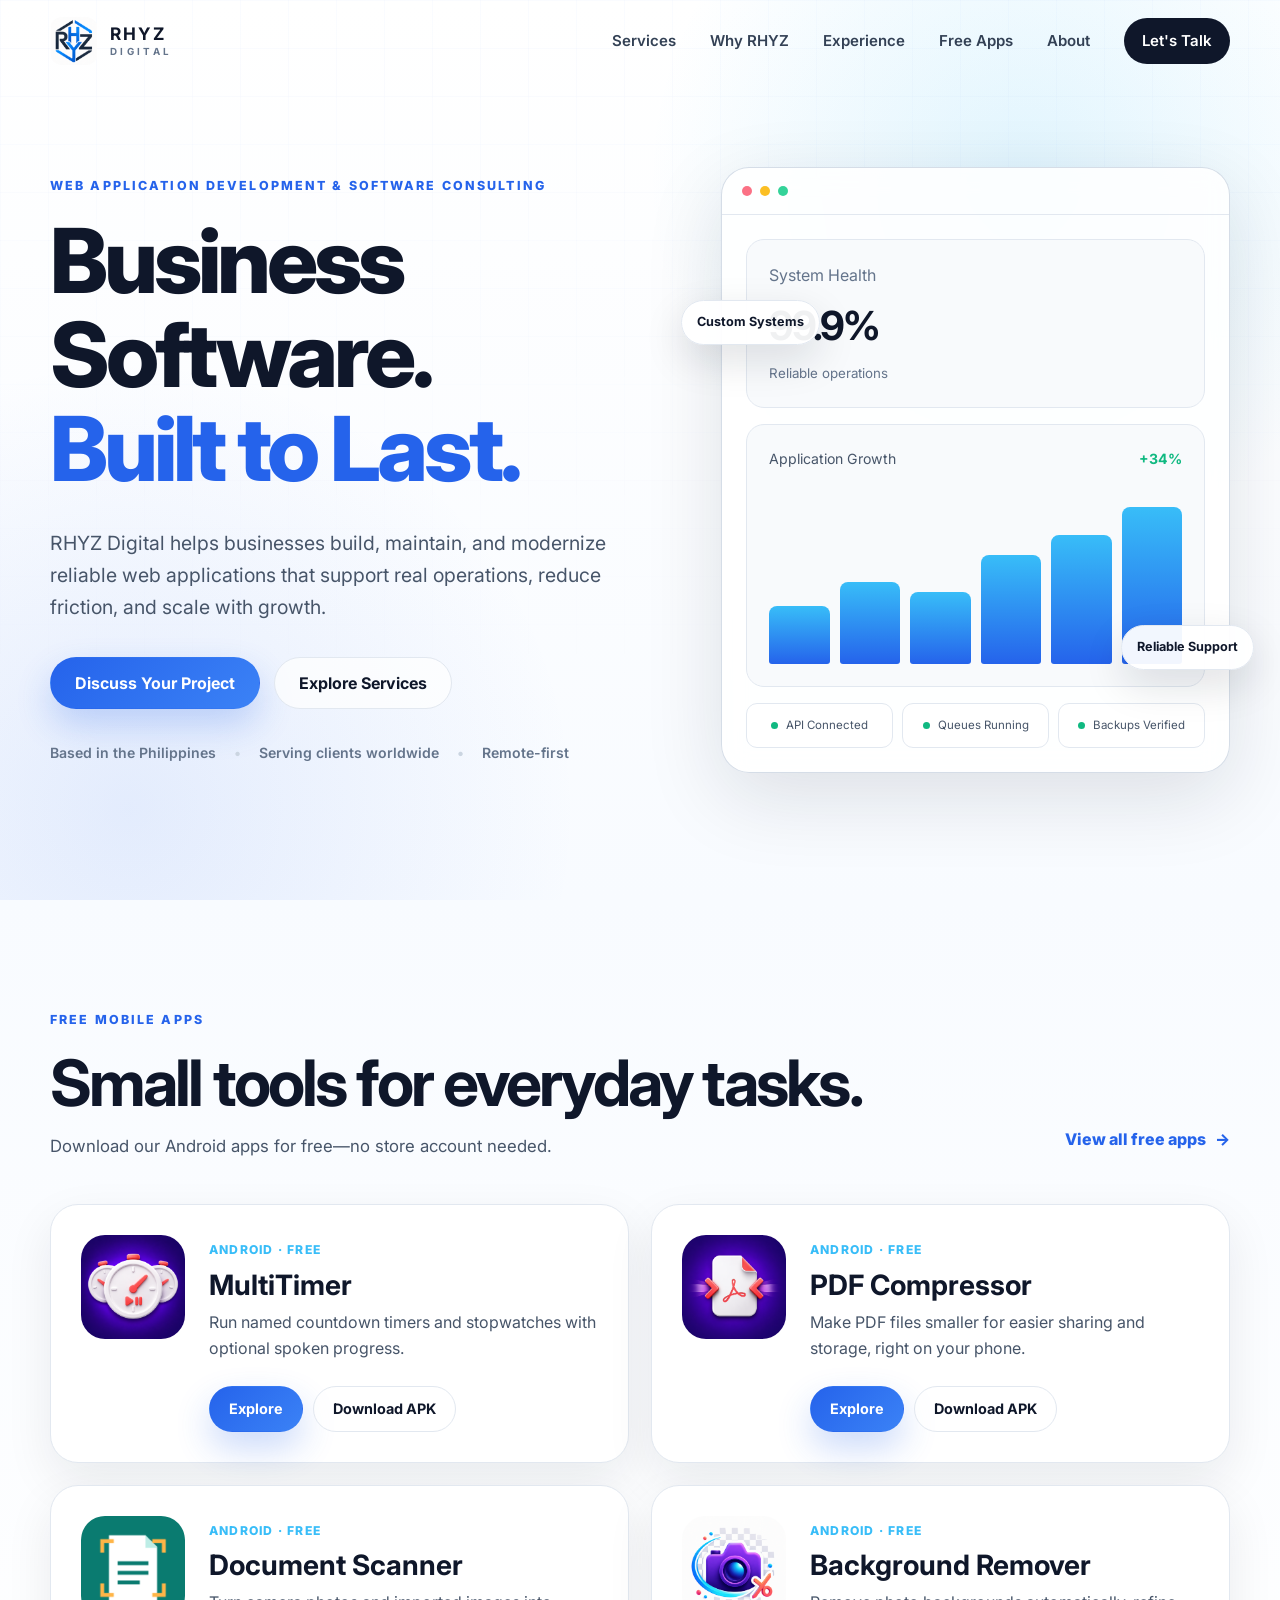
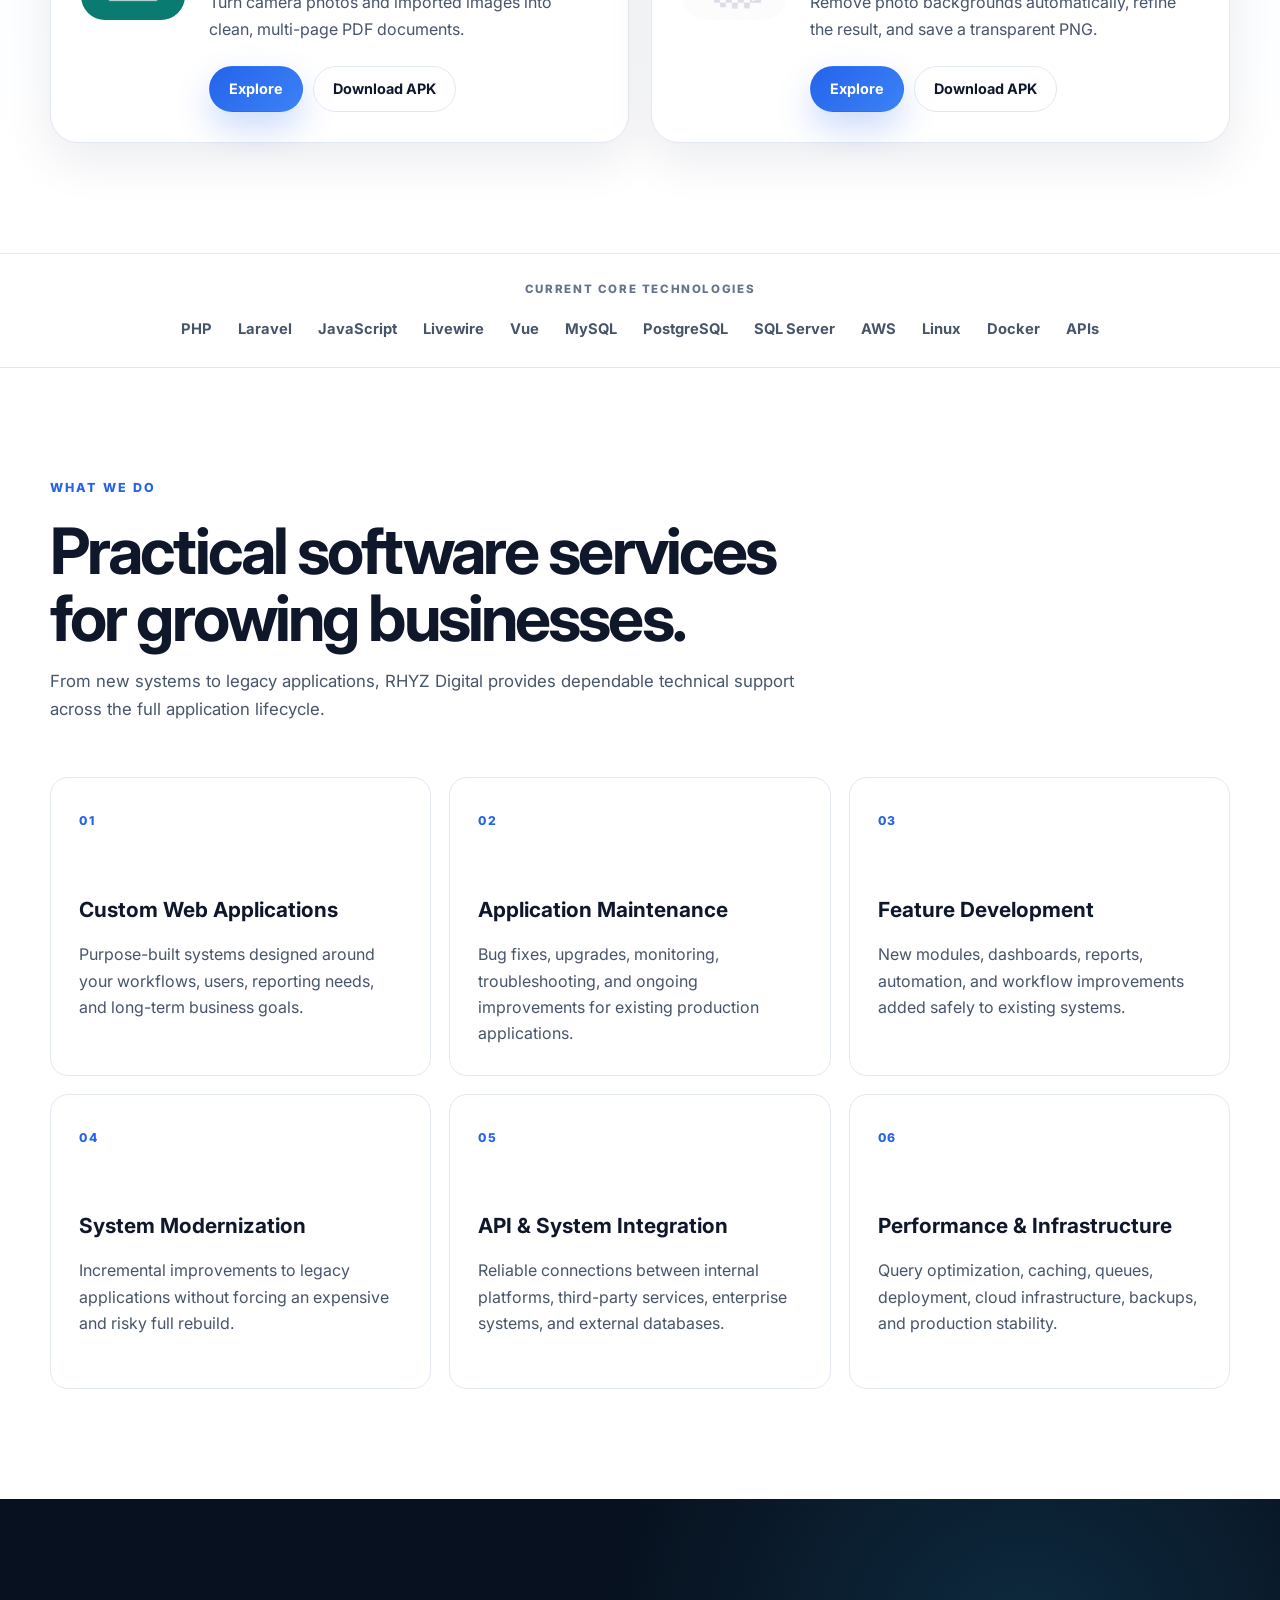
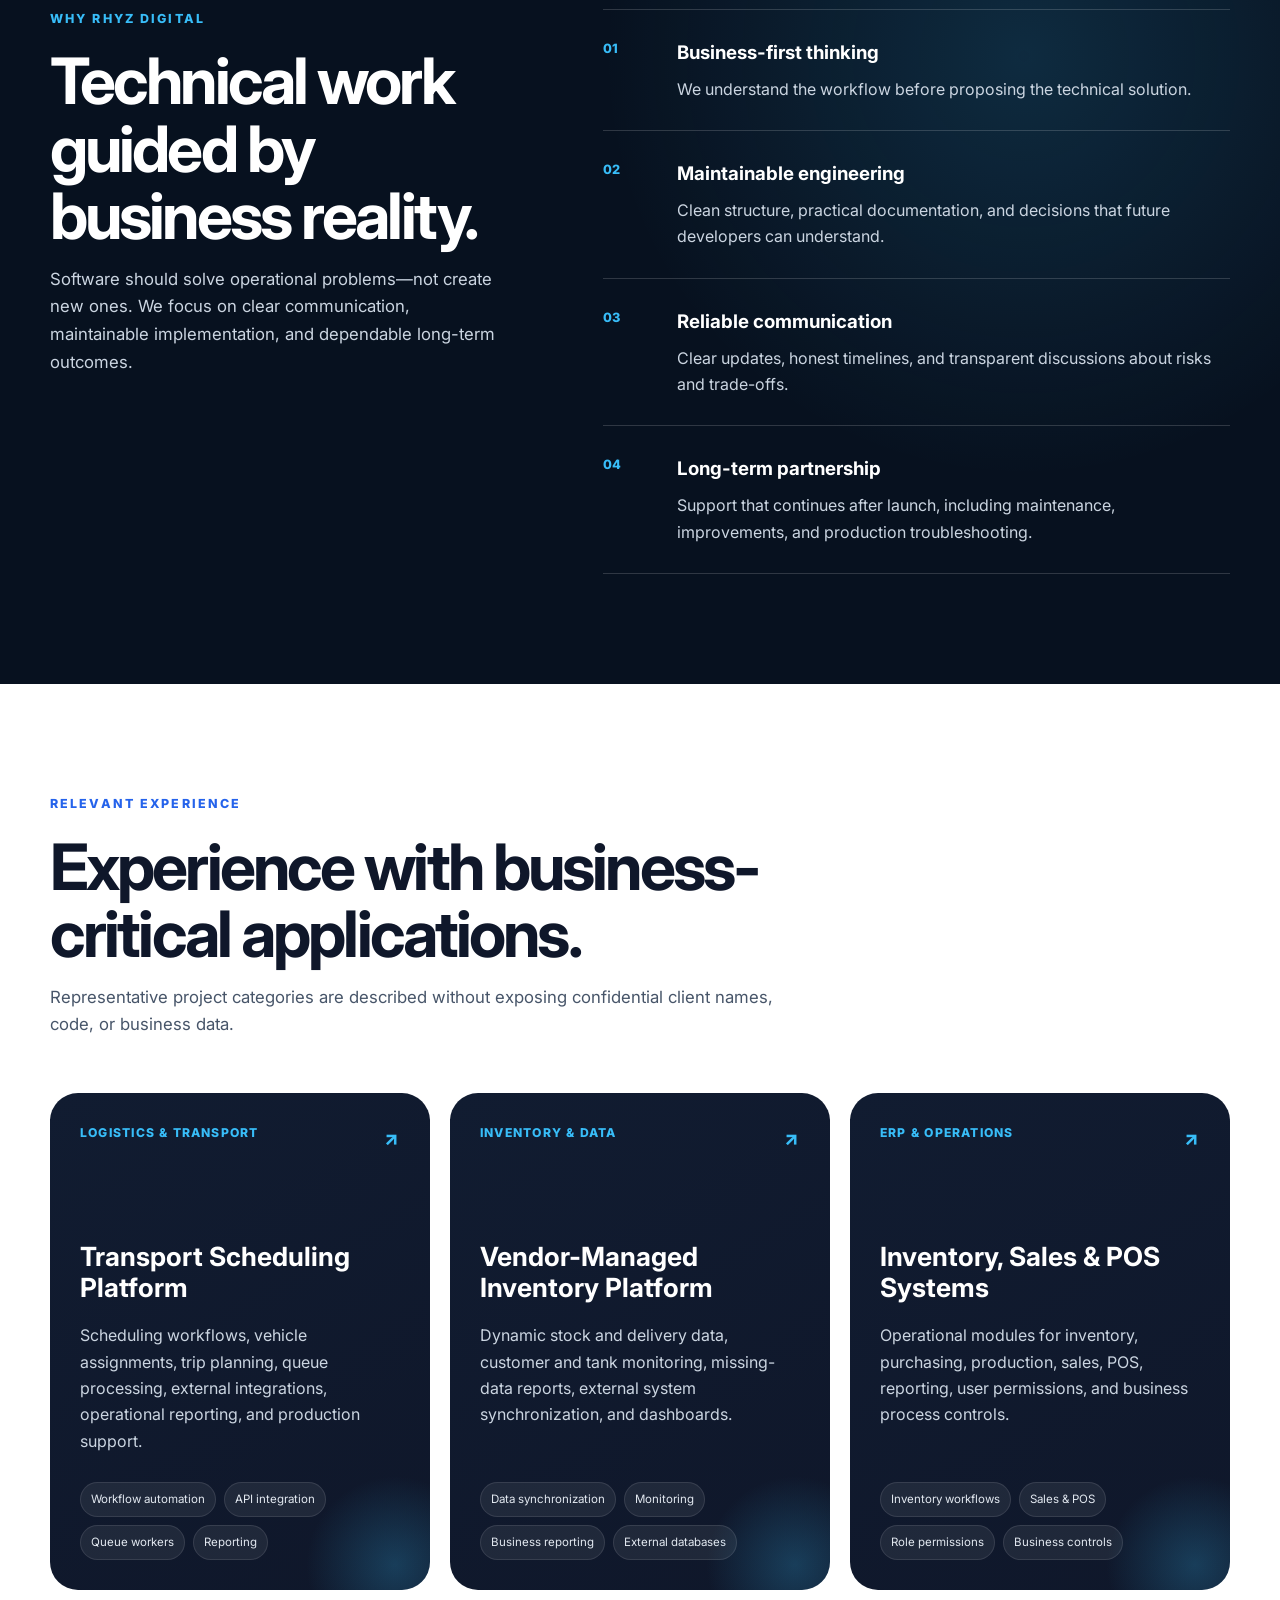
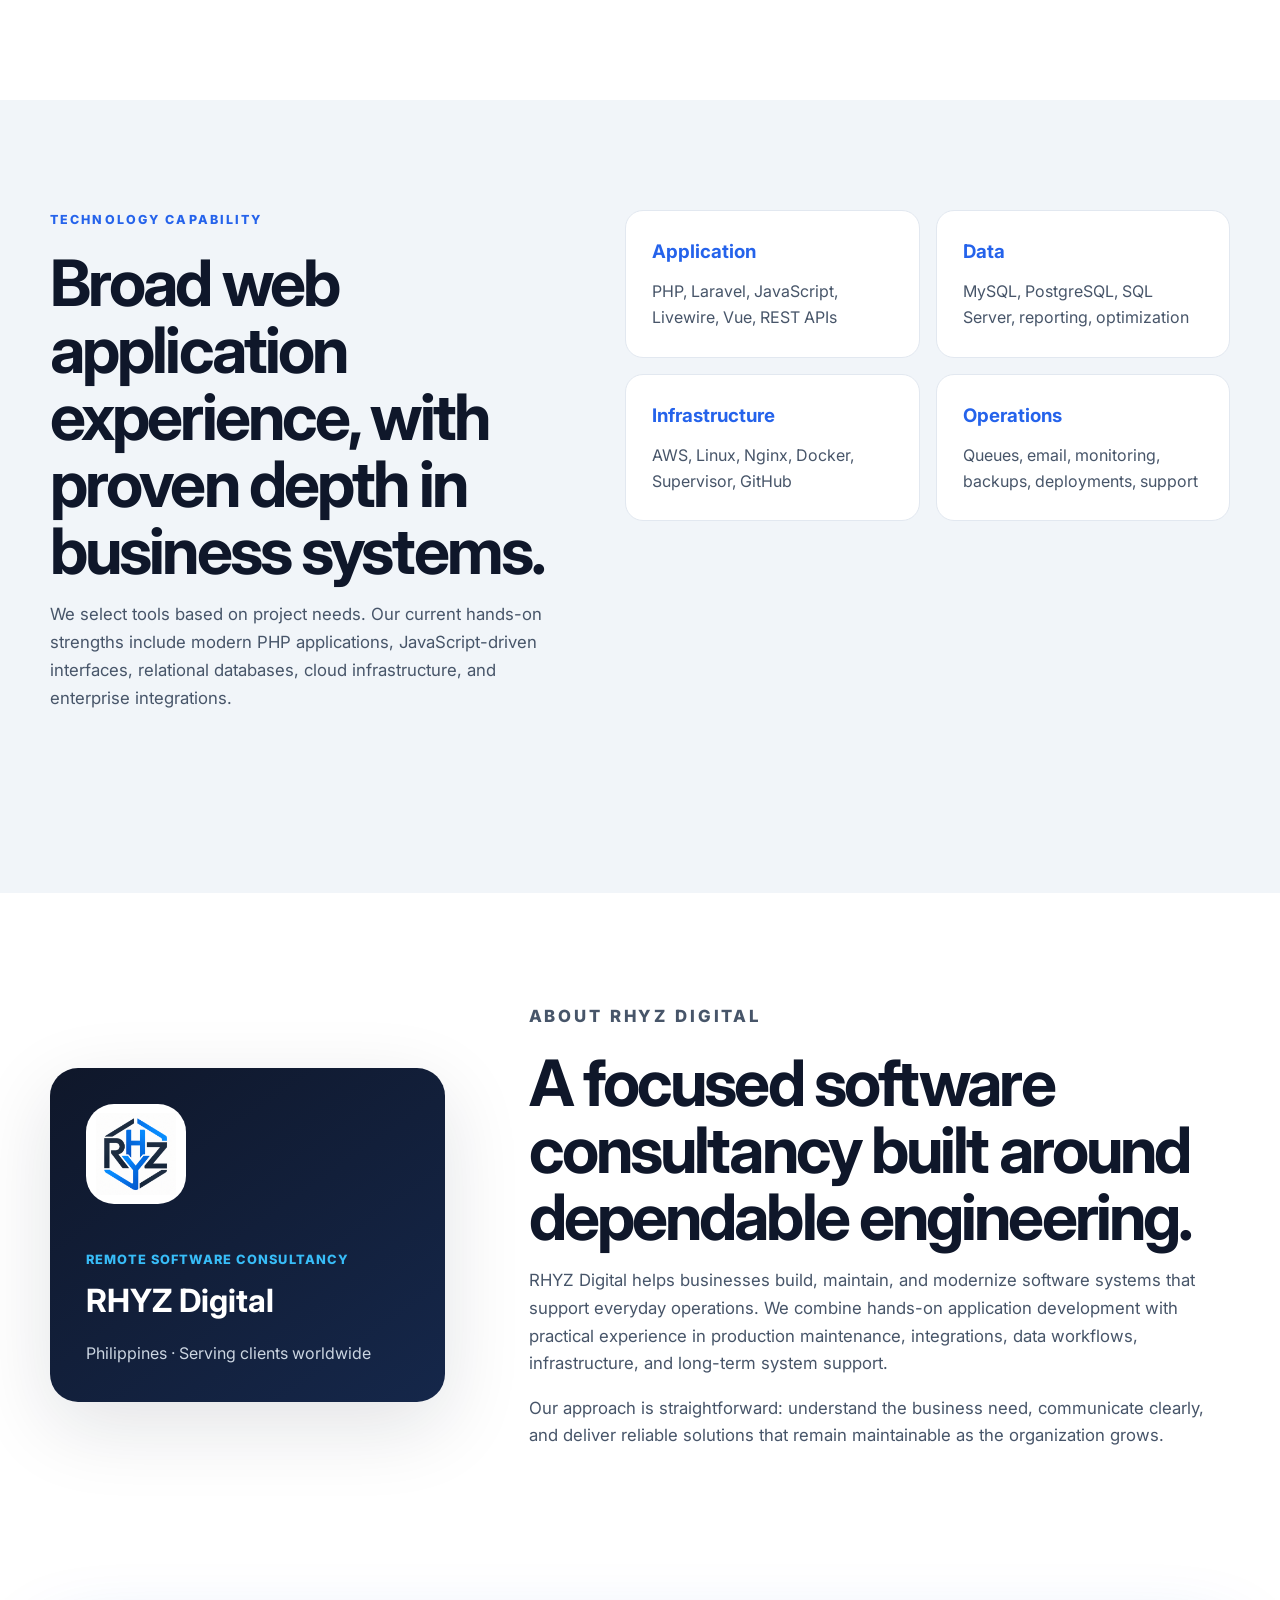
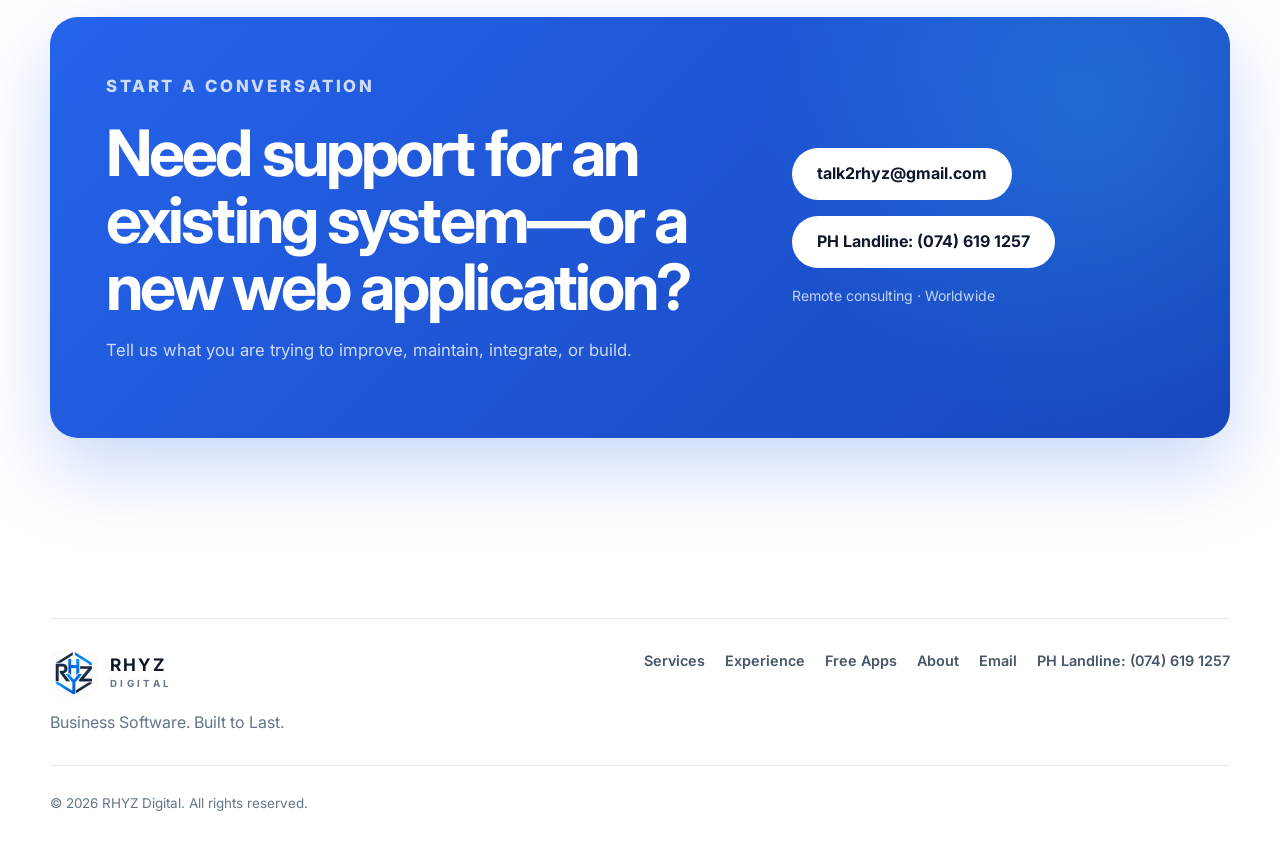
<file: index.html>
<!DOCTYPE html>
<html lang="en">
<head>
    <meta charset="UTF-8">
    <meta name="viewport" content="width=device-width, initial-scale=1.0">

    <title>RHYZ Digital | Web Application Development & Software Consulting</title>
    <meta name="description" content="RHYZ Digital builds, maintains, and modernizes reliable web applications and business software for companies and software agencies worldwide.">
    <meta name="keywords" content="web application development, software consulting, application maintenance, system modernization, API integration, PHP, Laravel, JavaScript">
    <meta name="author" content="RHYZ Digital">
    <meta name="theme-color" content="#0f172a">

    <meta property="og:title" content="RHYZ Digital | Business Software. Built to Last.">
    <meta property="og:description" content="Custom web applications, system modernization, and dependable long-term technical support.">
    <meta property="og:type" content="website">
    <meta property="og:url" content="https://rhyzdigital.github.io/">
    <meta property="og:image" content="https://rhyzdigital.github.io/assets/social-share-banner.png">
    <meta property="og:image:secure_url" content="https://rhyzdigital.github.io/assets/social-share-banner.png">
    <meta property="og:image:type" content="image/png">
    <meta property="og:image:width" content="1200">
    <meta property="og:image:height" content="630">
    <meta property="og:image:alt" content="RHYZ Digital free Android apps">
    <meta name="twitter:card" content="summary_large_image">
    <meta name="twitter:title" content="RHYZ Digital | Business Software. Built to Last.">
    <meta name="twitter:description" content="Custom web applications, system modernization, and free Android utility apps.">
    <meta name="twitter:image" content="https://rhyzdigital.github.io/assets/social-share-banner.png">
    <meta name="twitter:image:alt" content="RHYZ Digital free Android apps">

    <link rel="icon" type="image/png" sizes="48x48" href="/assets/favicon-48.png">
    <link rel="icon" type="image/png" sizes="96x96" href="/assets/favicon-96.png">
    <link rel="icon" type="image/png" sizes="192x192" href="/assets/favicon-192.png">
    <link rel="shortcut icon" href="/favicon.ico">
    <link rel="apple-touch-icon" sizes="180x180" href="/assets/favicon-180.png">
    <link rel="stylesheet" href="css/style.css?v=6">
</head>
<body>
    <a class="skip-link" href="#main-content">Skip to content</a>

    <header class="site-header" id="top">
        <div class="container nav-wrap">
            <a class="brand" href="#top" aria-label="RHYZ Digital home">
                <img
                    src="assets/logo.png"
                    alt=""
                    class="brand-mark-image"
                    aria-hidden="true"
                >

                <span class="brand-text">
                    <strong>RHYZ</strong>
                    <small>DIGITAL</small>
                </span>
            </a>

            <button class="nav-toggle" type="button" aria-label="Open navigation" aria-expanded="false" aria-controls="primary-navigation">
                <span></span>
                <span></span>
                <span></span>
            </button>

            <nav id="primary-navigation" class="site-nav" aria-label="Primary navigation">
                <a href="#services">Services</a>
                <a href="#approach">Why RHYZ</a>
                <a href="#work">Experience</a>
                <a href="apps/">Free Apps</a>
                <a href="#about">About</a>
                <a class="nav-cta" href="#contact">Let's Talk</a>
            </nav>
        </div>
    </header>

    <main id="main-content">
        <section class="hero section">
            <div class="container hero-grid">
                <div class="hero-copy reveal">
                    <p class="eyebrow">Web Application Development & Software Consulting</p>
                    <h1>Business Software.<br><span>Built to Last.</span></h1>
                    <p class="hero-lead">
                        RHYZ Digital helps businesses build, maintain, and modernize reliable web applications
                        that support real operations, reduce friction, and scale with growth.
                    </p>

                    <div class="hero-actions">
                        <a class="button button-primary" href="mailto:talk2rhyz@gmail.com?subject=Project%20Inquiry%20for%20RHYZ%20Digital">Discuss Your Project</a>
                        <a class="button button-secondary" href="#services">Explore Services</a>
                    </div>

                    <div class="hero-meta">
                        <span>Based in the Philippines</span>
                        <span>Serving clients worldwide</span>
                        <span>Remote-first</span>
                    </div>
                </div>

                <div class="hero-visual reveal" aria-hidden="true">
                    <div class="dashboard-shell">
                        <div class="window-bar">
                            <i></i><i></i><i></i>
                        </div>
                        <div class="dashboard-content">
                            <div class="metric-card">
                                <span>System Health</span>
                                <strong>99.9%</strong>
                                <small>Reliable operations</small>
                            </div>
                            <div class="chart-card">
                                <div class="chart-heading">
                                    <span>Application Growth</span>
                                    <strong>+34%</strong>
                                </div>
                                <div class="chart-lines">
                                    <span style="height:34%"></span>
                                    <span style="height:48%"></span>
                                    <span style="height:42%"></span>
                                    <span style="height:64%"></span>
                                    <span style="height:76%"></span>
                                    <span style="height:92%"></span>
                                </div>
                            </div>
                            <div class="status-row">
                                <div><b></b> API Connected</div>
                                <div><b></b> Queues Running</div>
                                <div><b></b> Backups Verified</div>
                            </div>
                        </div>
                    </div>
                    <div class="floating-tag tag-one">Custom Systems</div>
                    <div class="floating-tag tag-two">Reliable Support</div>
                </div>
            </div>
        </section>

        <section class="section apps-section" id="apps">
            <div class="container">
                <div class="apps-heading reveal">
                    <div>
                        <p class="eyebrow">Free mobile apps</p>
                        <h2>Small tools for everyday tasks.</h2>
                        <p>Download our Android apps for free—no store account needed.</p>
                    </div>
                    <a class="text-link" href="apps/">View all free apps <span aria-hidden="true">→</span></a>
                </div>
                <div class="apps-preview-grid four-apps">
                    <article class="app-preview-card reveal">
                        <img src="apps/multitimer/assets/multitimer-icon.png?v=3" alt="MultiTimer app icon">
                        <div class="app-preview-content">
                            <span class="platform-label">Android · Free</span>
                            <h3>MultiTimer</h3>
                            <p>Run named countdown timers and stopwatches with optional spoken progress.</p>
                            <div class="app-card-actions">
                                <a class="button button-primary" href="apps/multitimer/">Explore</a>
                                <a class="button button-secondary" href="apps/multitimer/assets/rhyz-multitimer-v1.0.0.apk" download>Download APK</a>
                            </div>
                        </div>
                    </article>
                    <article class="app-preview-card reveal">
                        <img src="apps/pdf-compressor/assets/pdf-compressor-icon.png" alt="PDF Compressor app icon">
                        <div class="app-preview-content">
                            <span class="platform-label">Android · Free</span>
                            <h3>PDF Compressor</h3>
                            <p>Make PDF files smaller for easier sharing and storage, right on your phone.</p>
                            <div class="app-card-actions">
                                <a class="button button-primary" href="apps/pdf-compressor/">Explore</a>
                                <a class="button button-secondary" href="apps/pdf-compressor/assets/rhyz-pdfcompressor-v1.0.0.apk" download>Download APK</a>
                            </div>
                        </div>
                    </article>
                    <article class="app-preview-card reveal">
                        <img src="apps/document-scanner/assets/document-scanner-icon-512.png" alt="Document Scanner app icon">
                        <div class="app-preview-content">
                            <span class="platform-label">Android · Free</span>
                            <h3>Document Scanner</h3>
                            <p>Turn camera photos and imported images into clean, multi-page PDF documents.</p>
                            <div class="app-card-actions">
                                <a class="button button-primary" href="apps/document-scanner/">Explore</a>
                                <a class="button button-secondary" href="apps/document-scanner/assets/rhyz-document-scanner-v1.0.0.apk" download>Download APK</a>
                            </div>
                        </div>
                    </article>
                    <article class="app-preview-card reveal">
                        <img src="apps/background-remover/assets/background-remover-icon.png" alt="Background Remover app icon">
                        <div class="app-preview-content">
                            <span class="platform-label">Android · Free</span>
                            <h3>Background Remover</h3>
                            <p>Remove photo backgrounds automatically, refine the result, and save a transparent PNG.</p>
                            <div class="app-card-actions">
                                <a class="button button-primary" href="apps/background-remover/">Explore</a>
                                <a class="button button-secondary" href="apps/background-remover/assets/rhyz-backgroundremover-v1.0.0.apk" download>Download APK</a>
                            </div>
                        </div>
                    </article>
                </div>
            </div>
        </section>

        <section class="trust-strip" aria-label="Core technologies">
            <div class="container">
                <p>Current core technologies</p>
                <div class="tech-marquee">
                    <span>PHP</span>
                    <span>Laravel</span>
                    <span>JavaScript</span>
                    <span>Livewire</span>
                    <span>Vue</span>
                    <span>MySQL</span>
                    <span>PostgreSQL</span>
                    <span>SQL Server</span>
                    <span>AWS</span>
                    <span>Linux</span>
                    <span>Docker</span>
                    <span>APIs</span>
                </div>
            </div>
        </section>

        <section class="section" id="services">
            <div class="container">
                <div class="section-heading reveal">
                    <p class="eyebrow">What we do</p>
                    <h2>Practical software services for growing businesses.</h2>
                    <p>From new systems to legacy applications, RHYZ Digital provides dependable technical support across the full application lifecycle.</p>
                </div>

                <div class="services-grid">
                    <article class="service-card reveal">
                        <span class="service-number">01</span>
                        <h3>Custom Web Applications</h3>
                        <p>Purpose-built systems designed around your workflows, users, reporting needs, and long-term business goals.</p>
                    </article>

                    <article class="service-card reveal">
                        <span class="service-number">02</span>
                        <h3>Application Maintenance</h3>
                        <p>Bug fixes, upgrades, monitoring, troubleshooting, and ongoing improvements for existing production applications.</p>
                    </article>

                    <article class="service-card reveal">
                        <span class="service-number">03</span>
                        <h3>Feature Development</h3>
                        <p>New modules, dashboards, reports, automation, and workflow improvements added safely to existing systems.</p>
                    </article>

                    <article class="service-card reveal">
                        <span class="service-number">04</span>
                        <h3>System Modernization</h3>
                        <p>Incremental improvements to legacy applications without forcing an expensive and risky full rebuild.</p>
                    </article>

                    <article class="service-card reveal">
                        <span class="service-number">05</span>
                        <h3>API & System Integration</h3>
                        <p>Reliable connections between internal platforms, third-party services, enterprise systems, and external databases.</p>
                    </article>

                    <article class="service-card reveal">
                        <span class="service-number">06</span>
                        <h3>Performance & Infrastructure</h3>
                        <p>Query optimization, caching, queues, deployment, cloud infrastructure, backups, and production stability.</p>
                    </article>
                </div>
            </div>
        </section>

        <section class="section section-dark" id="approach">
            <div class="container approach-grid">
                <div class="section-heading reveal">
                    <p class="eyebrow eyebrow-light">Why RHYZ Digital</p>
                    <h2>Technical work guided by business reality.</h2>
                    <p>
                        Software should solve operational problems—not create new ones. We focus on clear communication,
                        maintainable implementation, and dependable long-term outcomes.
                    </p>
                </div>

                <div class="principles">
                    <article class="principle reveal">
                        <span>01</span>
                        <div>
                            <h3>Business-first thinking</h3>
                            <p>We understand the workflow before proposing the technical solution.</p>
                        </div>
                    </article>
                    <article class="principle reveal">
                        <span>02</span>
                        <div>
                            <h3>Maintainable engineering</h3>
                            <p>Clean structure, practical documentation, and decisions that future developers can understand.</p>
                        </div>
                    </article>
                    <article class="principle reveal">
                        <span>03</span>
                        <div>
                            <h3>Reliable communication</h3>
                            <p>Clear updates, honest timelines, and transparent discussions about risks and trade-offs.</p>
                        </div>
                    </article>
                    <article class="principle reveal">
                        <span>04</span>
                        <div>
                            <h3>Long-term partnership</h3>
                            <p>Support that continues after launch, including maintenance, improvements, and production troubleshooting.</p>
                        </div>
                    </article>
                </div>
            </div>
        </section>

        <section class="section" id="work">
            <div class="container">
                <div class="section-heading reveal">
                    <p class="eyebrow">Relevant experience</p>
                    <h2>Experience with business-critical applications.</h2>
                    <p>Representative project categories are described without exposing confidential client names, code, or business data.</p>
                </div>

                <div class="case-grid">
                    <article class="case-card reveal">
                        <div class="case-top">
                            <span>Logistics & Transport</span>
                            <span class="case-arrow">↗</span>
                        </div>
                        <h3>Transport Scheduling Platform</h3>
                        <p>Scheduling workflows, vehicle assignments, trip planning, queue processing, external integrations, operational reporting, and production support.</p>
                        <ul>
                            <li>Workflow automation</li>
                            <li>API integration</li>
                            <li>Queue workers</li>
                            <li>Reporting</li>
                        </ul>
                    </article>

                    <article class="case-card reveal">
                        <div class="case-top">
                            <span>Inventory & Data</span>
                            <span class="case-arrow">↗</span>
                        </div>
                        <h3>Vendor-Managed Inventory Platform</h3>
                        <p>Dynamic stock and delivery data, customer and tank monitoring, missing-data reports, external system synchronization, and dashboards.</p>
                        <ul>
                            <li>Data synchronization</li>
                            <li>Monitoring</li>
                            <li>Business reporting</li>
                            <li>External databases</li>
                        </ul>
                    </article>

                    <article class="case-card reveal">
                        <div class="case-top">
                            <span>ERP & Operations</span>
                            <span class="case-arrow">↗</span>
                        </div>
                        <h3>Inventory, Sales & POS Systems</h3>
                        <p>Operational modules for inventory, purchasing, production, sales, POS, reporting, user permissions, and business process controls.</p>
                        <ul>
                            <li>Inventory workflows</li>
                            <li>Sales & POS</li>
                            <li>Role permissions</li>
                            <li>Business controls</li>
                        </ul>
                    </article>
                </div>
            </div>
        </section>

        <section class="section tech-section">
            <div class="container tech-grid">
                <div class="section-heading reveal">
                    <p class="eyebrow">Technology capability</p>
                    <h2>Broad web application experience, with proven depth in business systems.</h2>
                    <p>
                        We select tools based on project needs. Our current hands-on strengths include modern PHP applications,
                        JavaScript-driven interfaces, relational databases, cloud infrastructure, and enterprise integrations.
                    </p>
                </div>

                <div class="tech-categories reveal">
                    <div>
                        <h3>Application</h3>
                        <p>PHP, Laravel, JavaScript, Livewire, Vue, REST APIs</p>
                    </div>
                    <div>
                        <h3>Data</h3>
                        <p>MySQL, PostgreSQL, SQL Server, reporting, optimization</p>
                    </div>
                    <div>
                        <h3>Infrastructure</h3>
                        <p>AWS, Linux, Nginx, Docker, Supervisor, GitHub</p>
                    </div>
                    <div>
                        <h3>Operations</h3>
                        <p>Queues, email, monitoring, backups, deployments, support</p>
                    </div>
                </div>
            </div>
        </section>

        <section class="section founder-section" id="about">
            <div class="container founder-grid">
                <div class="founder-card reveal">
                    <div class="founder-avatar">
                        <img
                                src="assets/logo.png"
                                alt="RHYZ Digital logo"
                                class="founder-logo"
                        >
                    </div>
                    <p>Remote Software Consultancy</p>
                    <h3>RHYZ Digital</h3>
                    <span>Philippines · Serving clients worldwide</span>
                </div>

                <div class="founder-copy reveal">
                    <p class="eyebrow">About RHYZ Digital</p>
                    <h2>A focused software consultancy built around dependable engineering.</h2>
                    <p>
                        RHYZ Digital helps businesses build, maintain, and modernize software systems that support
                        everyday operations. We combine hands-on application development with practical experience in
                        production maintenance, integrations, data workflows, infrastructure, and long-term system support.
                    </p>
                    <p>
                        Our approach is straightforward: understand the business need, communicate clearly, and deliver
                        reliable solutions that remain maintainable as the organization grows.
                    </p>
                </div>
            </div>
        </section>

        <section class="section contact-section" id="contact">
            <div class="container contact-card reveal">
                <div>
                    <p class="eyebrow eyebrow-light">Start a conversation</p>
                    <h2>Need support for an existing system—or a new web application?</h2>
                    <p>Tell us what you are trying to improve, maintain, integrate, or build.</p>
                </div>
                <div class="contact-actions">
                    <a class="button button-light" href="mailto:talk2rhyz@gmail.com?subject=Project%20Inquiry%20for%20RHYZ%20Digital">talk2rhyz@gmail.com</a>
                    <a class="button button-light" href="tel:+63746191257" aria-label="Call RHYZ Digital PH landline at 074 619 1257">PH Landline: (074) 619 1257</a>
                    <span>Remote consulting · Worldwide</span>
                </div>
            </div>
        </section>
    </main>

    <footer class="site-footer">
        <div class="container footer-grid">
            <div>
                <a class="brand footer-brand" href="#top" aria-label="RHYZ Digital home">
                    <img
                        src="assets/logo.png"
                        alt=""
                        class="brand-mark-image"
                        aria-hidden="true"
                    >

                    <span class="brand-text">
                        <strong>RHYZ</strong>
                        <small>DIGITAL</small>
                    </span>
                </a>
                <p>Business Software. Built to Last.</p>
            </div>

            <div class="footer-links">
                <a href="#services">Services</a>
                <a href="#work">Experience</a>
                <a href="apps/">Free Apps</a>
                <a href="#about">About</a>
                <a href="mailto:talk2rhyz@gmail.com">Email</a>
                <a href="tel:+63746191257">PH Landline: (074) 619 1257</a>
            </div>

            <p class="copyright">© <span id="year"></span> RHYZ Digital. All rights reserved.</p>
        </div>
    </footer>

    <script src="js/app.js?v=5"></script>
</body>
</html>
</file>
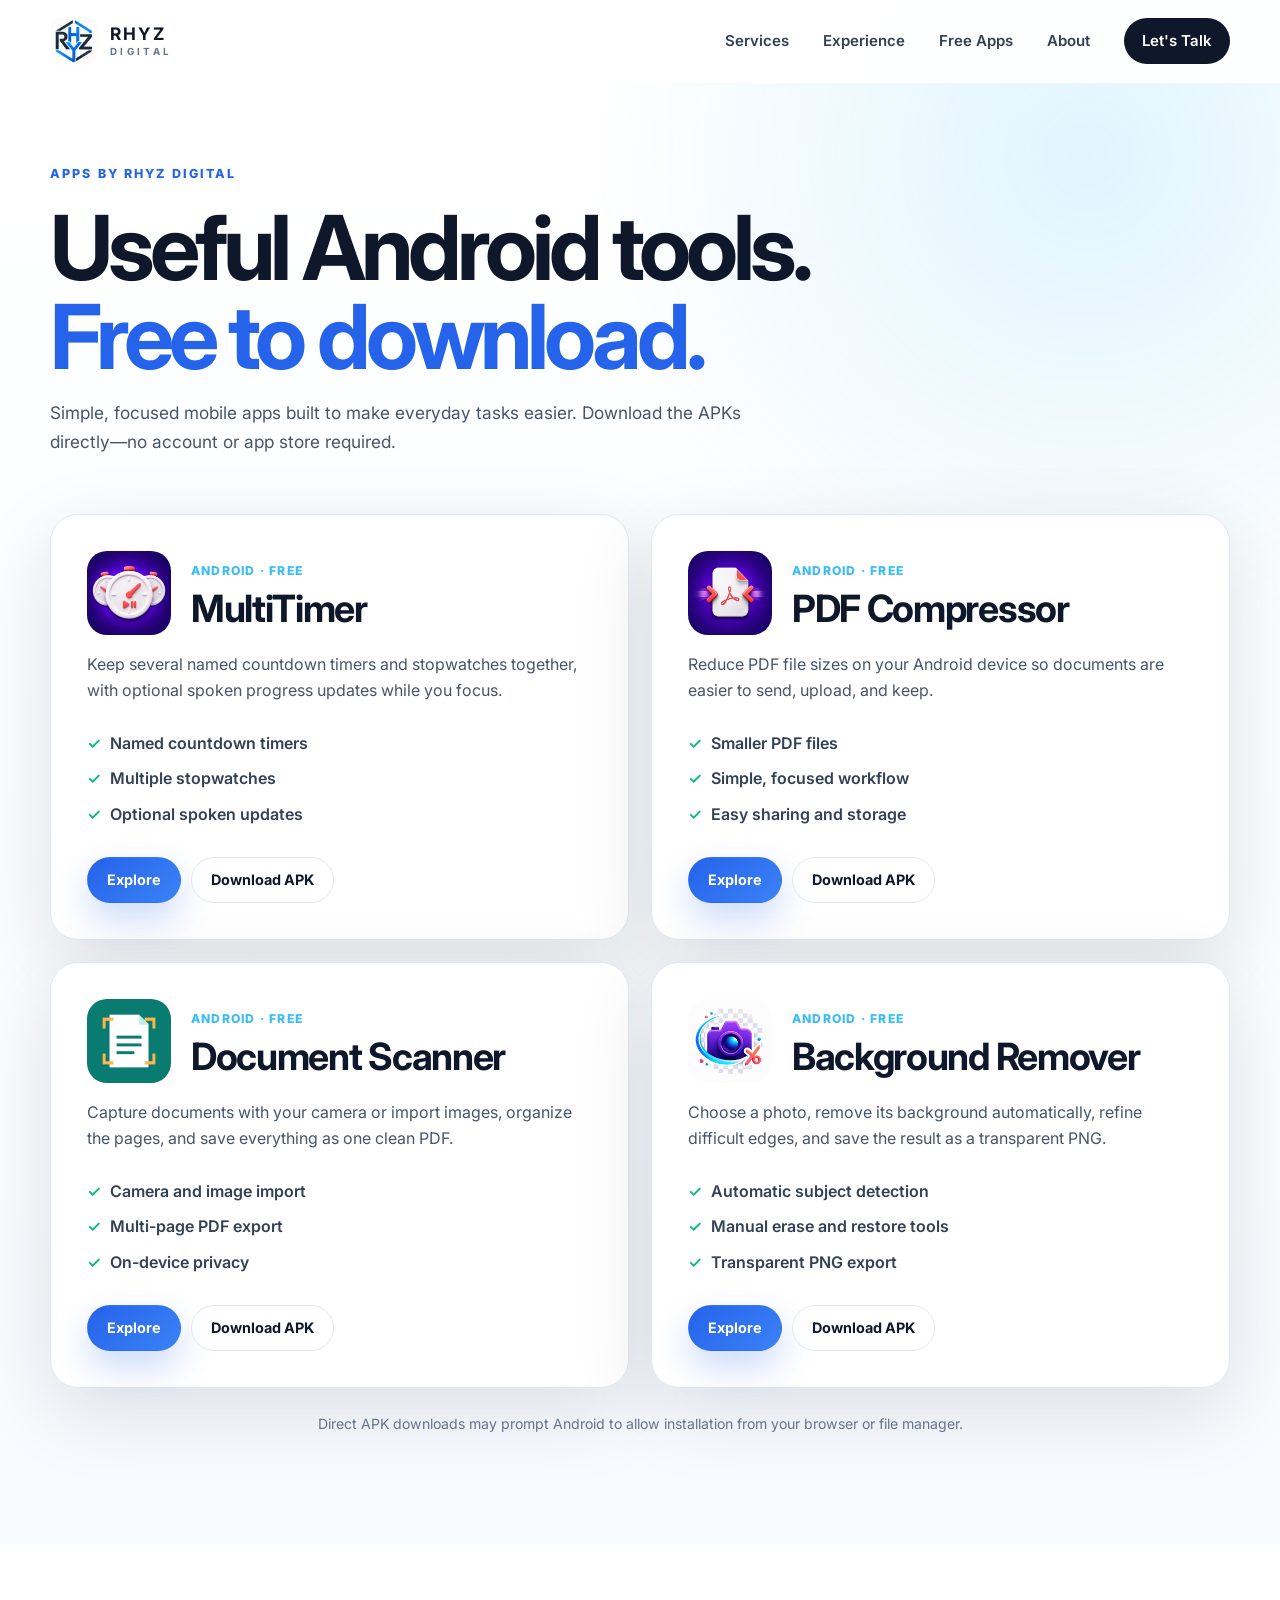
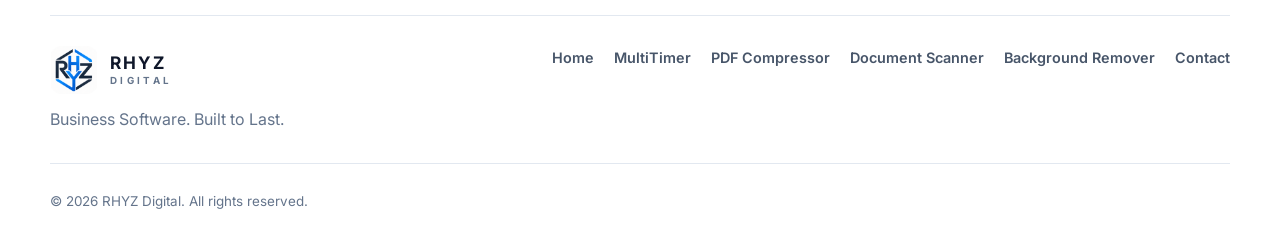
<file: apps/index.html>
<!DOCTYPE html>
<html lang="en">
<head>
    <meta charset="UTF-8">
    <meta name="viewport" content="width=device-width, initial-scale=1.0">
    <title>Free Mobile Apps | RHYZ Digital</title>
    <meta name="description" content="Download free Android apps from RHYZ Digital, including MultiTimer, PDF Compressor, Document Scanner, and Background Remover.">
    <meta name="theme-color" content="#0f172a">
    <meta property="og:title" content="Free Mobile Apps | RHYZ Digital">
    <meta property="og:description" content="Practical Android tools, free to download directly from RHYZ Digital.">
    <meta property="og:type" content="website">
    <meta property="og:url" content="https://rhyzdigital.github.io/apps/">
    <meta property="og:image" content="https://rhyzdigital.github.io/assets/social-share-banner.png">
    <meta property="og:image:secure_url" content="https://rhyzdigital.github.io/assets/social-share-banner.png">
    <meta property="og:image:type" content="image/png">
    <meta property="og:image:width" content="1200">
    <meta property="og:image:height" content="630">
    <meta property="og:image:alt" content="RHYZ Digital free Android apps">
    <meta name="twitter:card" content="summary_large_image">
    <meta name="twitter:title" content="Free Mobile Apps | RHYZ Digital">
    <meta name="twitter:description" content="Practical Android tools, free to download directly from RHYZ Digital.">
    <meta name="twitter:image" content="https://rhyzdigital.github.io/assets/social-share-banner.png">
    <meta name="twitter:image:alt" content="RHYZ Digital free Android apps">
    <link rel="icon" type="image/png" sizes="48x48" href="/assets/favicon-48.png">
    <link rel="icon" type="image/png" sizes="96x96" href="/assets/favicon-96.png">
    <link rel="icon" type="image/png" sizes="192x192" href="/assets/favicon-192.png">
    <link rel="shortcut icon" href="/favicon.ico">
    <link rel="apple-touch-icon" sizes="180x180" href="/assets/favicon-180.png">
    <link rel="stylesheet" href="../css/style.css?v=7">
</head>
<body class="product-page apps-page">
    <a class="skip-link" href="#main-content">Skip to content</a>
    <header class="site-header scrolled" id="top">
        <div class="container nav-wrap">
            <a class="brand" href="../" aria-label="RHYZ Digital home"><img src="../assets/logo.png" alt="" class="brand-mark-image" aria-hidden="true"><span class="brand-text"><strong>RHYZ</strong><small>DIGITAL</small></span></a>
            <button class="nav-toggle" type="button" aria-label="Open navigation" aria-expanded="false" aria-controls="primary-navigation"><span></span><span></span><span></span></button>
            <nav id="primary-navigation" class="site-nav" aria-label="Primary navigation"><a href="../#services">Services</a><a href="../#work">Experience</a><a href="./" aria-current="page">Free Apps</a><a href="../#about">About</a><a class="nav-cta" href="../#contact">Let's Talk</a></nav>
        </div>
    </header>

    <main id="main-content">
        <section class="section apps-directory-hero">
            <div class="container">
                <div class="directory-heading reveal"><p class="eyebrow">Apps by RHYZ Digital</p><h1>Useful Android tools.<br><span>Free to download.</span></h1><p>Simple, focused mobile apps built to make everyday tasks easier. Download the APKs directly—no account or app store required.</p></div>
                <div class="directory-grid four-apps">
                    <article class="directory-app-card reveal">
                        <div class="directory-app-top"><img src="multitimer/assets/multitimer-icon.png?v=3" alt="MultiTimer app icon"><div><span class="platform-label">Android · Free</span><h2>MultiTimer</h2></div></div>
                        <p>Keep several named countdown timers and stopwatches together, with optional spoken progress updates while you focus.</p>
                        <ul class="app-feature-list"><li>Named countdown timers</li><li>Multiple stopwatches</li><li>Optional spoken updates</li></ul>
                        <div class="app-card-actions"><a class="button button-primary" href="multitimer/">Explore</a><a class="button button-secondary" href="multitimer/assets/rhyz-multitimer-v1.0.0.apk" download>Download APK</a></div>
                    </article>
                    <article class="directory-app-card reveal">
                        <div class="directory-app-top"><img src="pdf-compressor/assets/pdf-compressor-icon.png" alt="PDF Compressor app icon"><div><span class="platform-label">Android · Free</span><h2>PDF Compressor</h2></div></div>
                        <p>Reduce PDF file sizes on your Android device so documents are easier to send, upload, and keep.</p>
                        <ul class="app-feature-list"><li>Smaller PDF files</li><li>Simple, focused workflow</li><li>Easy sharing and storage</li></ul>
                        <div class="app-card-actions"><a class="button button-primary" href="pdf-compressor/">Explore</a><a class="button button-secondary" href="pdf-compressor/assets/rhyz-pdfcompressor-v1.0.0.apk" download>Download APK</a></div>
                    </article>
                    <article class="directory-app-card reveal">
                        <div class="directory-app-top"><img src="document-scanner/assets/document-scanner-icon-512.png" alt="Document Scanner app icon"><div><span class="platform-label">Android · Free</span><h2>Document Scanner</h2></div></div>
                        <p>Capture documents with your camera or import images, organize the pages, and save everything as one clean PDF.</p>
                        <ul class="app-feature-list"><li>Camera and image import</li><li>Multi-page PDF export</li><li>On-device privacy</li></ul>
                        <div class="app-card-actions"><a class="button button-primary" href="document-scanner/">Explore</a><a class="button button-secondary" href="document-scanner/assets/rhyz-document-scanner-v1.0.0.apk" download>Download APK</a></div>
                    </article>
                    <article class="directory-app-card reveal">
                        <div class="directory-app-top"><img src="background-remover/assets/background-remover-icon.png" alt="Background Remover app icon"><div><span class="platform-label">Android · Free</span><h2>Background Remover</h2></div></div>
                        <p>Choose a photo, remove its background automatically, refine difficult edges, and save the result as a transparent PNG.</p>
                        <ul class="app-feature-list"><li>Automatic subject detection</li><li>Manual erase and restore tools</li><li>Transparent PNG export</li></ul>
                        <div class="app-card-actions"><a class="button button-primary" href="background-remover/">Explore</a><a class="button button-secondary" href="background-remover/assets/rhyz-backgroundremover-v1.0.0.apk" download>Download APK</a></div>
                    </article>
                </div>
                <p class="direct-install-note reveal">Direct APK downloads may prompt Android to allow installation from your browser or file manager.</p>
            </div>
        </section>
    </main>

    <footer class="site-footer"><div class="container footer-grid"><div><a class="brand footer-brand" href="../"><img src="../assets/logo.png" alt="" class="brand-mark-image" aria-hidden="true"><span class="brand-text"><strong>RHYZ</strong><small>DIGITAL</small></span></a><p>Business Software. Built to Last.</p></div><div class="footer-links"><a href="../">Home</a><a href="multitimer/">MultiTimer</a><a href="pdf-compressor/">PDF Compressor</a><a href="document-scanner/">Document Scanner</a><a href="background-remover/">Background Remover</a><a href="../#contact">Contact</a></div><p class="copyright">© <span id="year"></span> RHYZ Digital. All rights reserved.</p></div></footer>
    <script src="../js/app.js?v=7"></script>
</body>
</html>
</file>
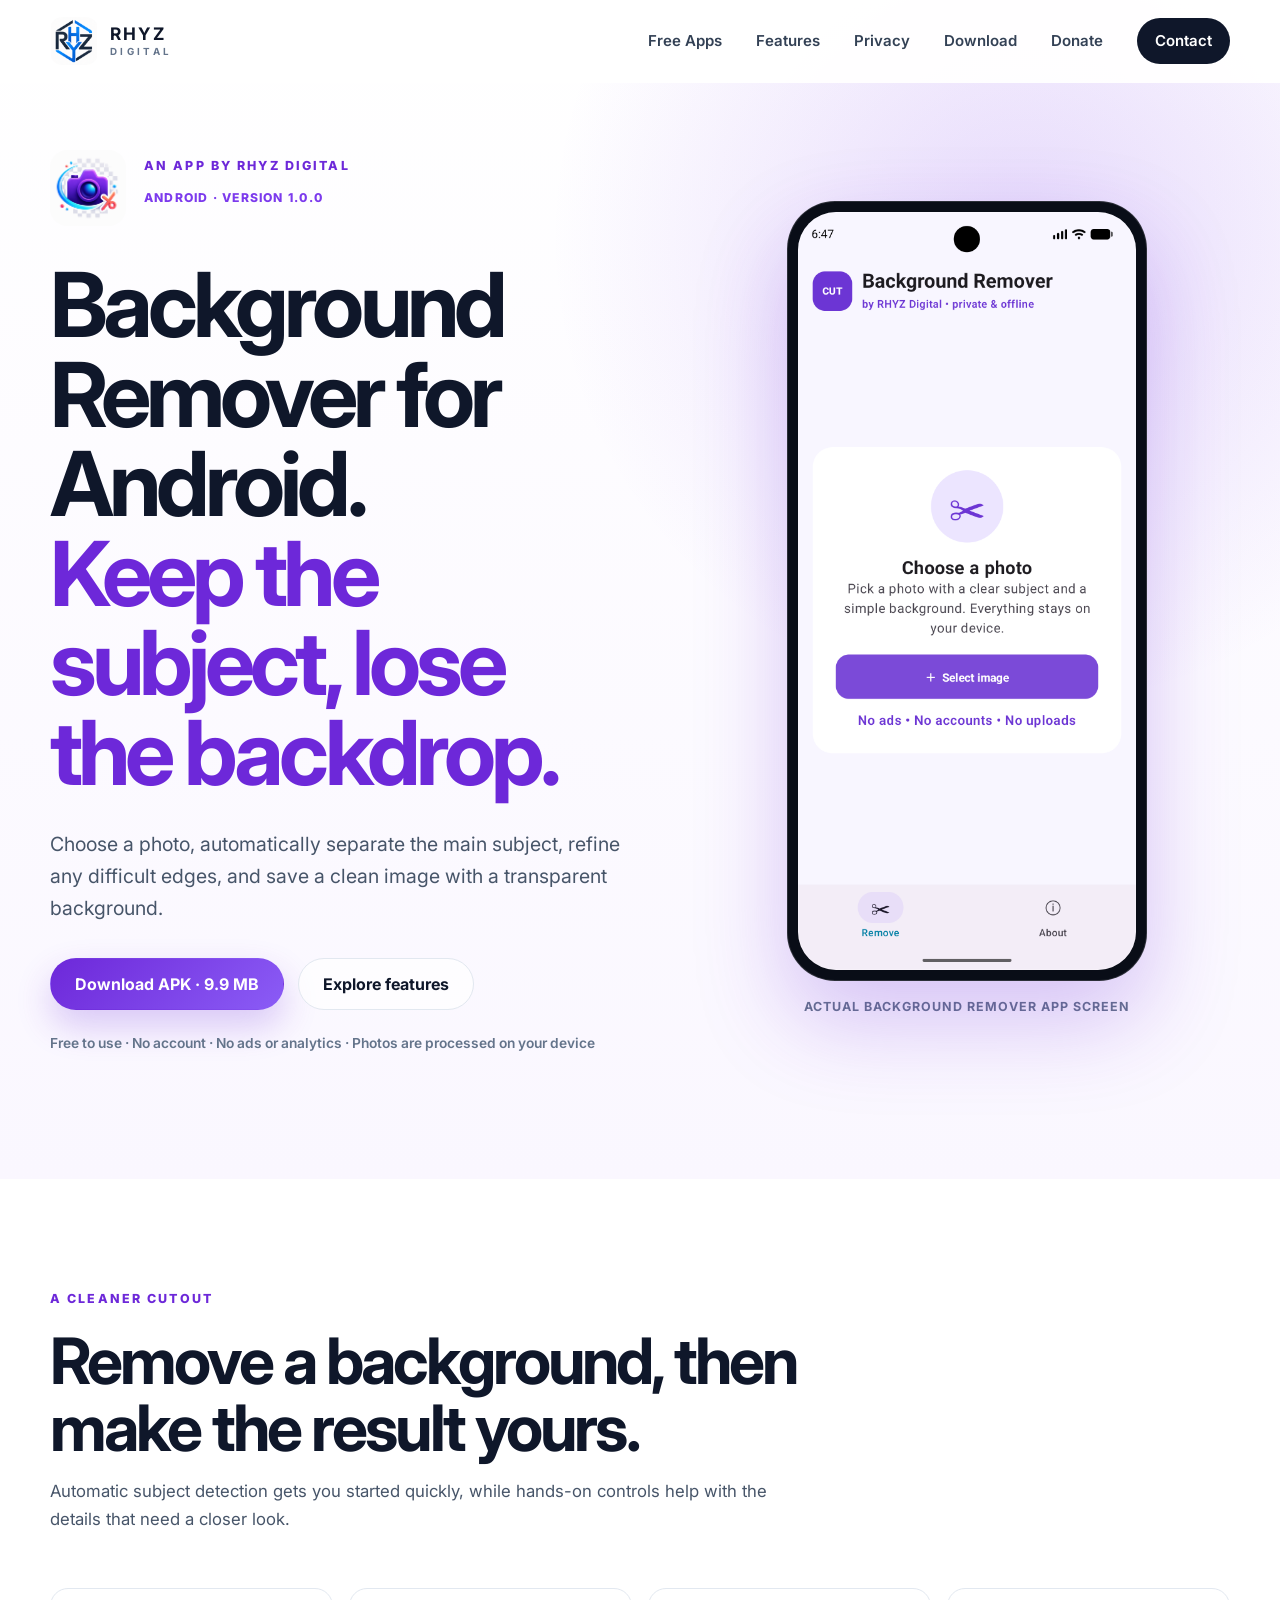
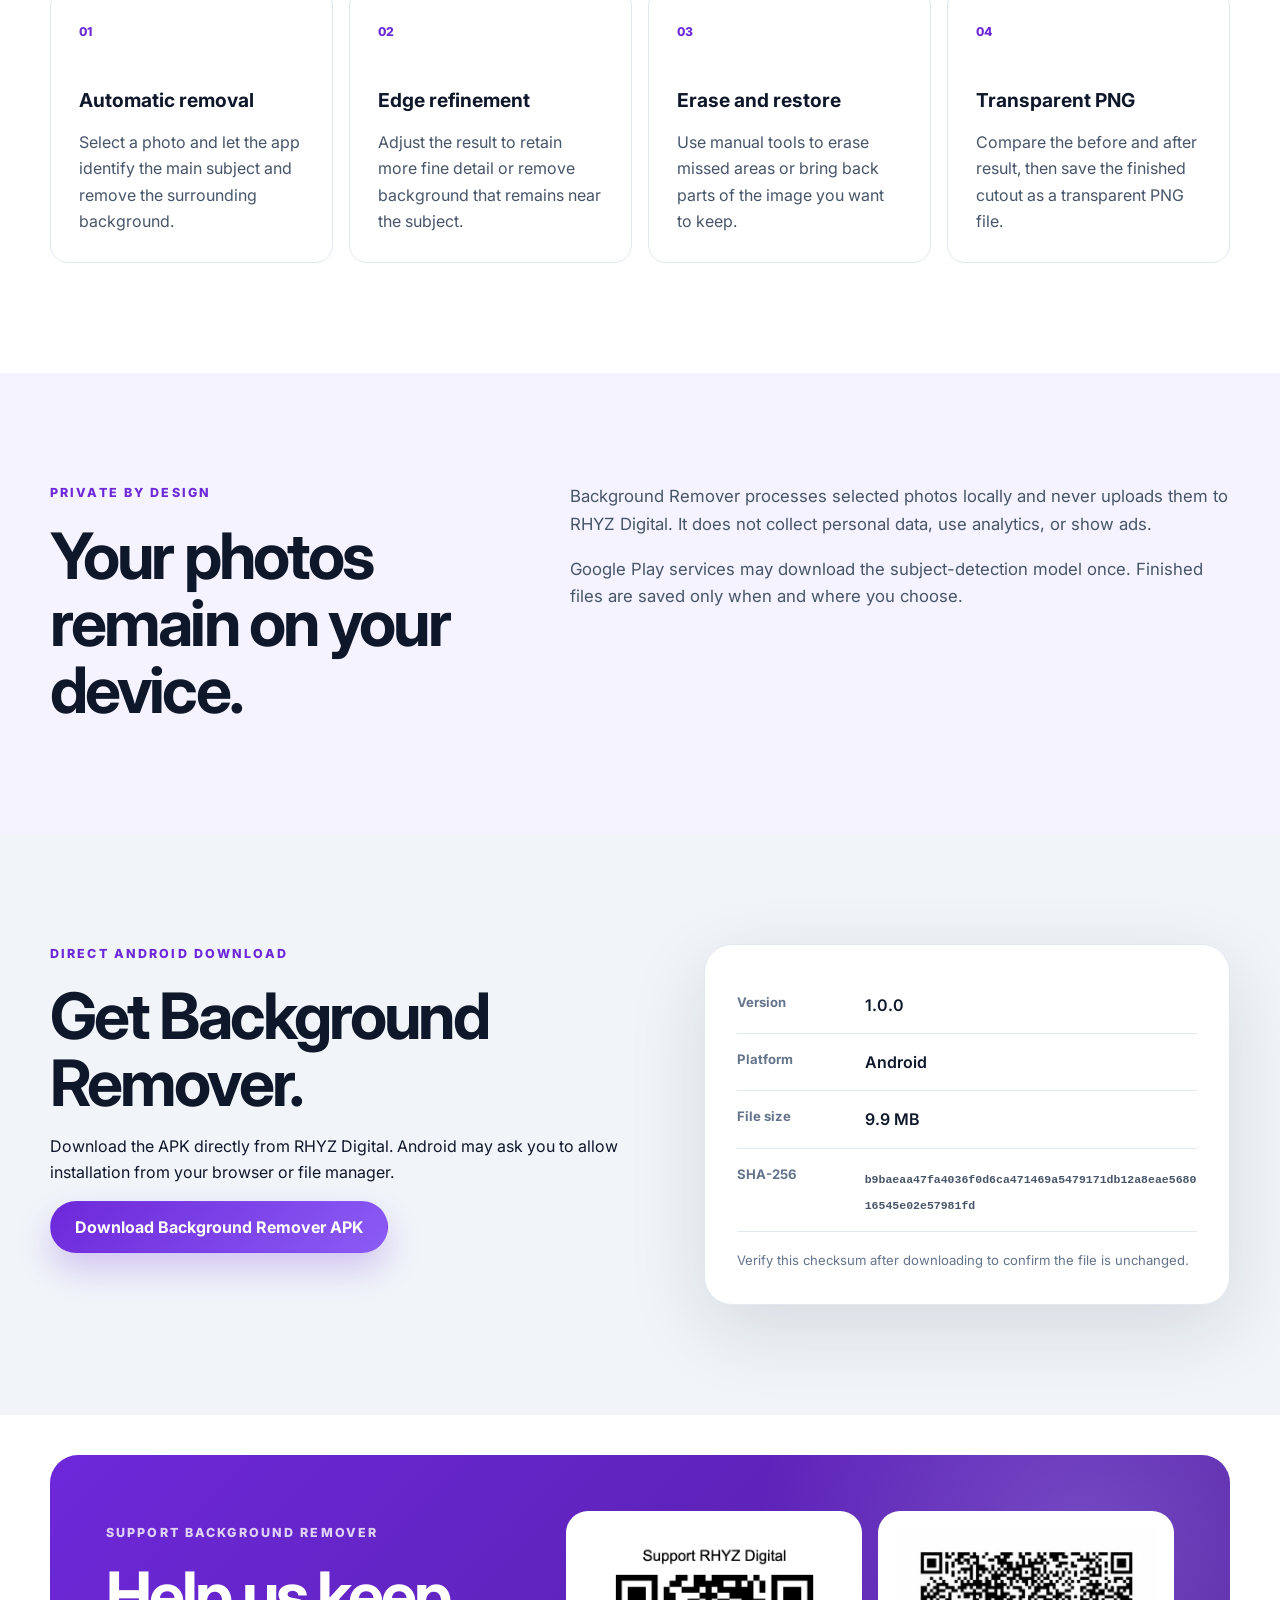
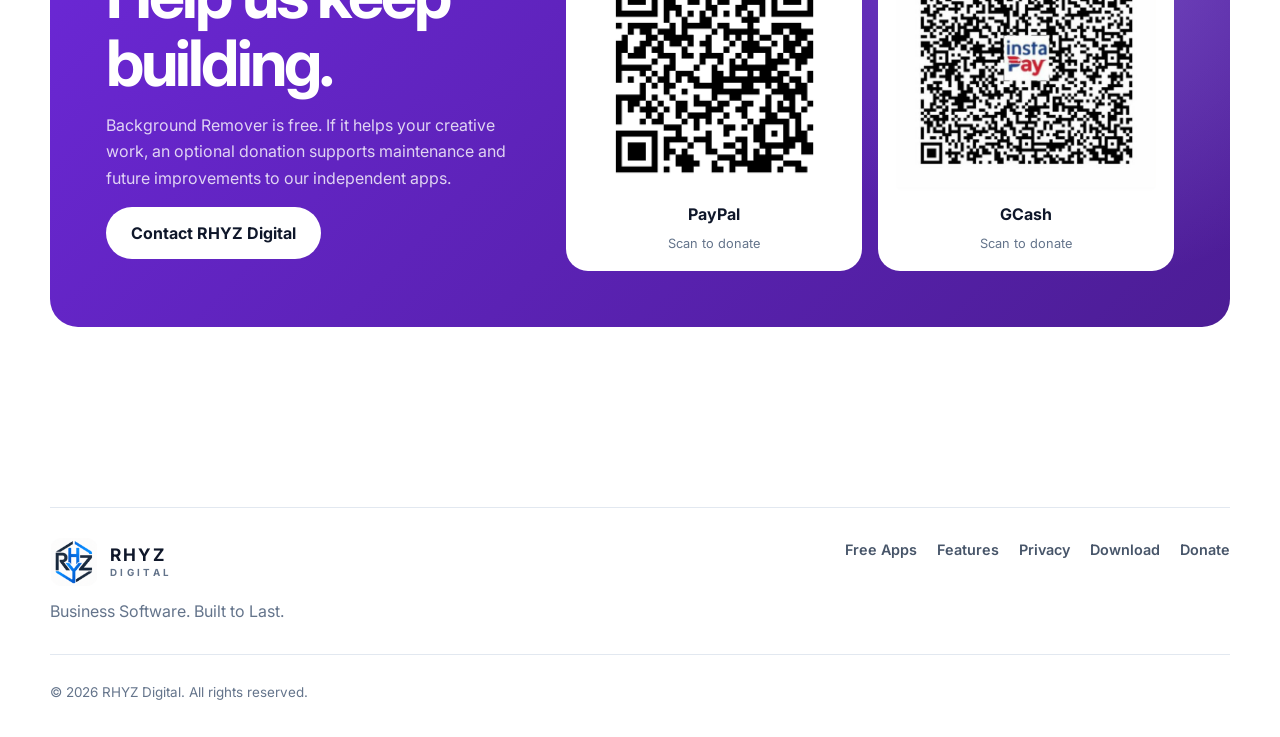
<file: apps/background-remover/index.html>
<!DOCTYPE html>
<html lang="en">
<head>
    <meta charset="UTF-8">
    <meta name="viewport" content="width=device-width, initial-scale=1.0">
    <title>Background Remover App – Make Photos Transparent on Android</title>
    <meta name="description" content="Download Background Remover, a free Android app that detects photo subjects, removes backgrounds, provides manual edge tools, and exports transparent PNG images.">
    <meta name="keywords" content="Background Remover, remove photo background Android, transparent PNG maker, erase image background, free background remover APK">
    <meta name="author" content="RHYZ Digital">
    <meta name="application-name" content="Background Remover">
    <meta name="robots" content="index, follow, max-image-preview:large, max-snippet:-1, max-video-preview:-1">
    <meta name="theme-color" content="#6d28d9">
    <meta property="og:title" content="Background Remover App – Make Photos Transparent on Android">
    <meta property="og:description" content="Remove photo backgrounds automatically, refine difficult edges, and save the result as a transparent PNG on Android.">
    <meta property="og:type" content="website">
    <meta property="og:url" content="https://rhyzdigital.github.io/apps/background-remover/">
    <meta property="og:image" content="https://rhyzdigital.github.io/assets/social-share-banner.png">
    <meta property="og:image:secure_url" content="https://rhyzdigital.github.io/assets/social-share-banner.png">
    <meta property="og:image:type" content="image/png">
    <meta property="og:image:width" content="1200">
    <meta property="og:image:height" content="630">
    <meta property="og:image:alt" content="RHYZ Digital free Android apps, including Background Remover">
    <meta property="og:site_name" content="RHYZ Digital">
    <meta name="twitter:card" content="summary_large_image">
    <meta name="twitter:title" content="Background Remover App for Android">
    <meta name="twitter:description" content="Remove photo backgrounds and export clean transparent PNG images.">
    <meta name="twitter:image" content="https://rhyzdigital.github.io/assets/social-share-banner.png">
    <meta name="twitter:image:alt" content="RHYZ Digital free Android apps, including Background Remover">
    <link rel="canonical" href="https://rhyzdigital.github.io/apps/background-remover/">
    <link rel="icon" type="image/png" sizes="48x48" href="/assets/favicon-48.png">
    <link rel="icon" type="image/png" sizes="96x96" href="/assets/favicon-96.png">
    <link rel="icon" type="image/png" sizes="192x192" href="/assets/favicon-192.png">
    <link rel="shortcut icon" href="/favicon.ico">
    <link rel="apple-touch-icon" sizes="180x180" href="/assets/favicon-180.png">
    <link rel="stylesheet" href="../../css/style.css?v=10">
    <script type="application/ld+json">
    {
        "@context": "https://schema.org",
        "@type": "SoftwareApplication",
        "name": "Background Remover",
        "alternateName": "RHYZ Background Remover",
        "url": "https://rhyzdigital.github.io/apps/background-remover/",
        "downloadUrl": "https://rhyzdigital.github.io/apps/background-remover/assets/rhyz-backgroundremover-v1.0.0.apk",
        "image": "https://rhyzdigital.github.io/apps/background-remover/assets/background-remover-icon.png",
        "screenshot": "https://rhyzdigital.github.io/apps/background-remover/assets/sample-screen.png",
        "description": "A free Android app that automatically detects photo subjects, removes backgrounds, provides manual refinement tools, and saves transparent PNG images.",
        "applicationCategory": "PhotographyApplication",
        "operatingSystem": "Android",
        "softwareVersion": "1.0.0",
        "fileSize": "9.9 MB",
        "featureList": ["Automatic subject detection", "Background removal", "Adjustable edge refinement", "Manual eraser and restore tools", "Before and after preview", "Transparent PNG export"],
        "offers": {
            "@type": "Offer",
            "price": "0",
            "priceCurrency": "USD"
        },
        "author": {
            "@type": "Organization",
            "name": "RHYZ Digital",
            "url": "https://rhyzdigital.github.io/"
        }
    }
    </script>
</head>
<body class="product-page remover-product-page">
    <a class="skip-link" href="#main-content">Skip to content</a>
    <header class="site-header scrolled" id="top">
        <div class="container nav-wrap">
            <a class="brand" href="../../" aria-label="RHYZ Digital home"><img src="../../assets/logo.png" alt="" class="brand-mark-image" aria-hidden="true"><span class="brand-text"><strong>RHYZ</strong><small>DIGITAL</small></span></a>
            <button class="nav-toggle" type="button" aria-label="Open navigation" aria-expanded="false" aria-controls="primary-navigation"><span></span><span></span><span></span></button>
            <nav id="primary-navigation" class="site-nav" aria-label="Primary navigation"><a href="../">Free Apps</a><a href="#features">Features</a><a href="#privacy">Privacy</a><a href="#download">Download</a><a href="#support">Donate</a><a class="nav-cta" href="../../#contact">Contact</a></nav>
        </div>
    </header>

    <main id="main-content">
        <section class="product-hero section remover-product-hero">
            <div class="container product-hero-grid">
                <div class="product-copy reveal">
                    <div class="app-title-row"><img src="assets/background-remover-icon.png" alt="Background Remover app icon"><div><p class="eyebrow remover-eyebrow">An app by RHYZ Digital</p><p class="platform-label remover-platform-label">Android · Version 1.0.0</p></div></div>
                    <h1>Background Remover for Android.<br><span>Keep the subject, lose the backdrop.</span></h1>
                    <p class="hero-lead">Choose a photo, automatically separate the main subject, refine any difficult edges, and save a clean image with a transparent background.</p>
                    <div class="hero-actions"><a class="button button-primary remover-button" href="assets/rhyz-backgroundremover-v1.0.0.apk" download>Download APK · 9.9 MB</a><a class="button button-secondary" href="#features">Explore features</a></div>
                    <p class="install-note">Free to use · No account · No ads or analytics · Photos are processed on your device</p>
                </div>
                <figure class="app-screen-showcase remover-screen reveal">
                    <div class="device-shot"><img src="assets/sample-screen.png" alt="Background Remover app screen with the Select image action" width="1080" height="2424"></div>
                    <figcaption>Actual Background Remover app screen</figcaption>
                </figure>
            </div>
        </section>

        <section class="section" id="features">
            <div class="container">
                <div class="section-heading reveal"><p class="eyebrow remover-eyebrow">A cleaner cutout</p><h2>Remove a background, then make the result yours.</h2><p>Automatic subject detection gets you started quickly, while hands-on controls help with the details that need a closer look.</p></div>
                <div class="features-grid">
                    <article class="feature-card reveal"><span>01</span><h3>Automatic removal</h3><p>Select a photo and let the app identify the main subject and remove the surrounding background.</p></article>
                    <article class="feature-card reveal"><span>02</span><h3>Edge refinement</h3><p>Adjust the result to retain more fine detail or remove background that remains near the subject.</p></article>
                    <article class="feature-card reveal"><span>03</span><h3>Erase and restore</h3><p>Use manual tools to erase missed areas or bring back parts of the image you want to keep.</p></article>
                    <article class="feature-card reveal"><span>04</span><h3>Transparent PNG</h3><p>Compare the before and after result, then save the finished cutout as a transparent PNG file.</p></article>
                </div>
            </div>
        </section>

        <section class="section remover-privacy-section" id="privacy">
            <div class="container privacy-feature reveal"><div><p class="eyebrow remover-eyebrow">Private by design</p><h2>Your photos remain on your device.</h2></div><div><p>Background Remover processes selected photos locally and never uploads them to RHYZ Digital. It does not collect personal data, use analytics, or show ads.</p><p>Google Play services may download the subject-detection model once. Finished files are saved only when and where you choose.</p></div></div>
        </section>

        <section class="section release-section" id="download">
            <div class="container release-grid">
                <div class="section-heading reveal"><p class="eyebrow remover-eyebrow">Direct Android download</p><h2>Get Background Remover.</h2><p>Download the APK directly from RHYZ Digital. Android may ask you to allow installation from your browser or file manager.</p><a class="button button-primary remover-button" href="assets/rhyz-backgroundremover-v1.0.0.apk" download>Download Background Remover APK</a></div>
                <div class="release-card reveal"><dl><div><dt>Version</dt><dd>1.0.0</dd></div><div><dt>Platform</dt><dd>Android</dd></div><div><dt>File size</dt><dd>9.9 MB</dd></div><div class="checksum-row"><dt>SHA-256</dt><dd><code>b9baeaa47fa4036f0d6ca471469a5479171db12a8eae568016545e02e57981fd</code></dd></div></dl><p class="release-help">Verify this checksum after downloading to confirm the file is unchanged.</p></div>
            </div>
        </section>

        <section class="section support-section" id="support">
            <div class="container support-card support-card-wide remover-support-card reveal">
                <div><p class="eyebrow eyebrow-light">Support Background Remover</p><h2>Help us keep building.</h2><p>Background Remover is free. If it helps your creative work, an optional donation supports maintenance and future improvements to our independent apps.</p><a class="button button-light" href="mailto:talk2rhyz@gmail.com?subject=Support%20Background%20Remover">Contact RHYZ Digital</a></div>
                <div class="donation-options"><figure class="donation-qr"><img src="../../assets/paypay_qr.png" alt="PayPal donation QR code" width="500" height="561"><figcaption><strong>PayPal</strong><span>Scan to donate</span></figcaption></figure><figure class="donation-qr"><img src="../../assets/gcash_qr.png" alt="GCash donation QR code" width="1080" height="1096"><figcaption><strong>GCash</strong><span>Scan to donate</span></figcaption></figure></div>
            </div>
        </section>
    </main>

    <footer class="site-footer"><div class="container footer-grid"><div><a class="brand footer-brand" href="../../"><img src="../../assets/logo.png" alt="" class="brand-mark-image" aria-hidden="true"><span class="brand-text"><strong>RHYZ</strong><small>DIGITAL</small></span></a><p>Business Software. Built to Last.</p></div><div class="footer-links"><a href="../">Free Apps</a><a href="#features">Features</a><a href="#privacy">Privacy</a><a href="#download">Download</a><a href="#support">Donate</a></div><p class="copyright">© <span id="year"></span> RHYZ Digital. All rights reserved.</p></div></footer>
    <script src="../../js/app.js?v=9"></script>
</body>
</html>
</file>
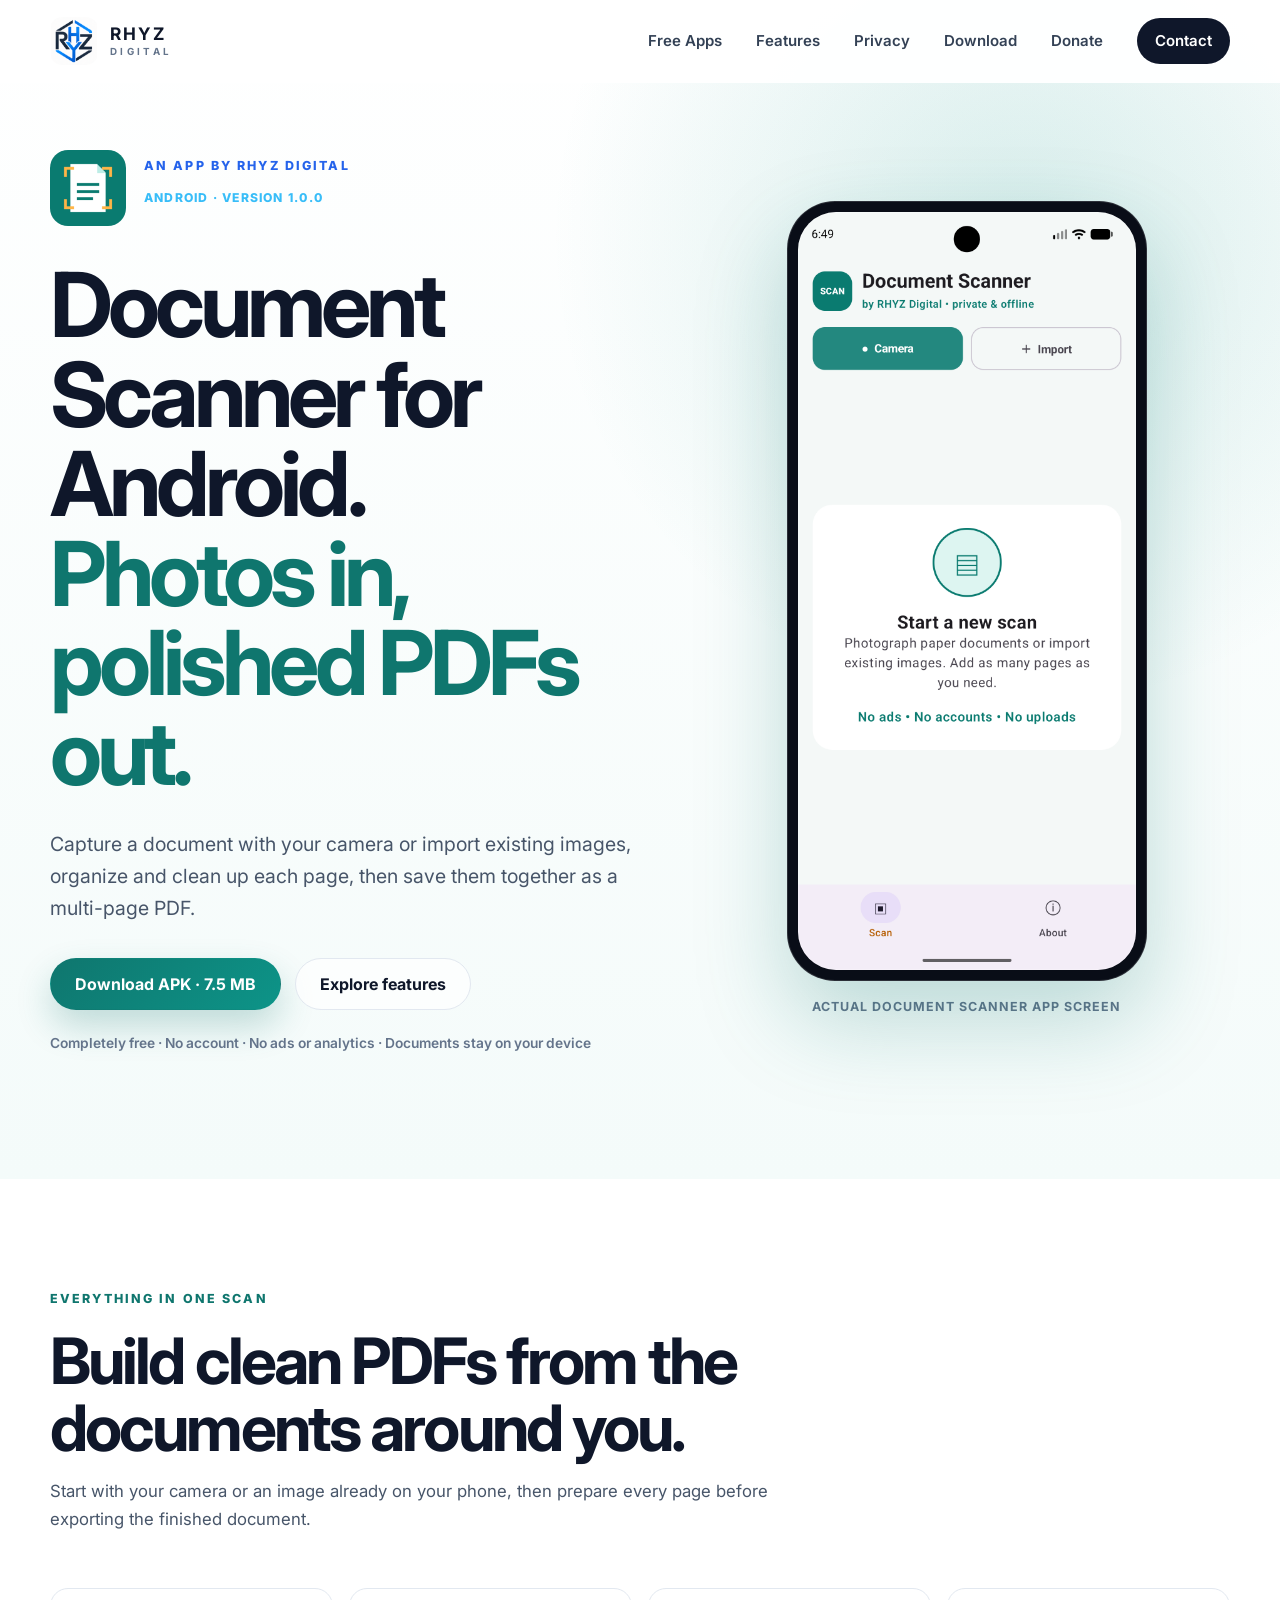
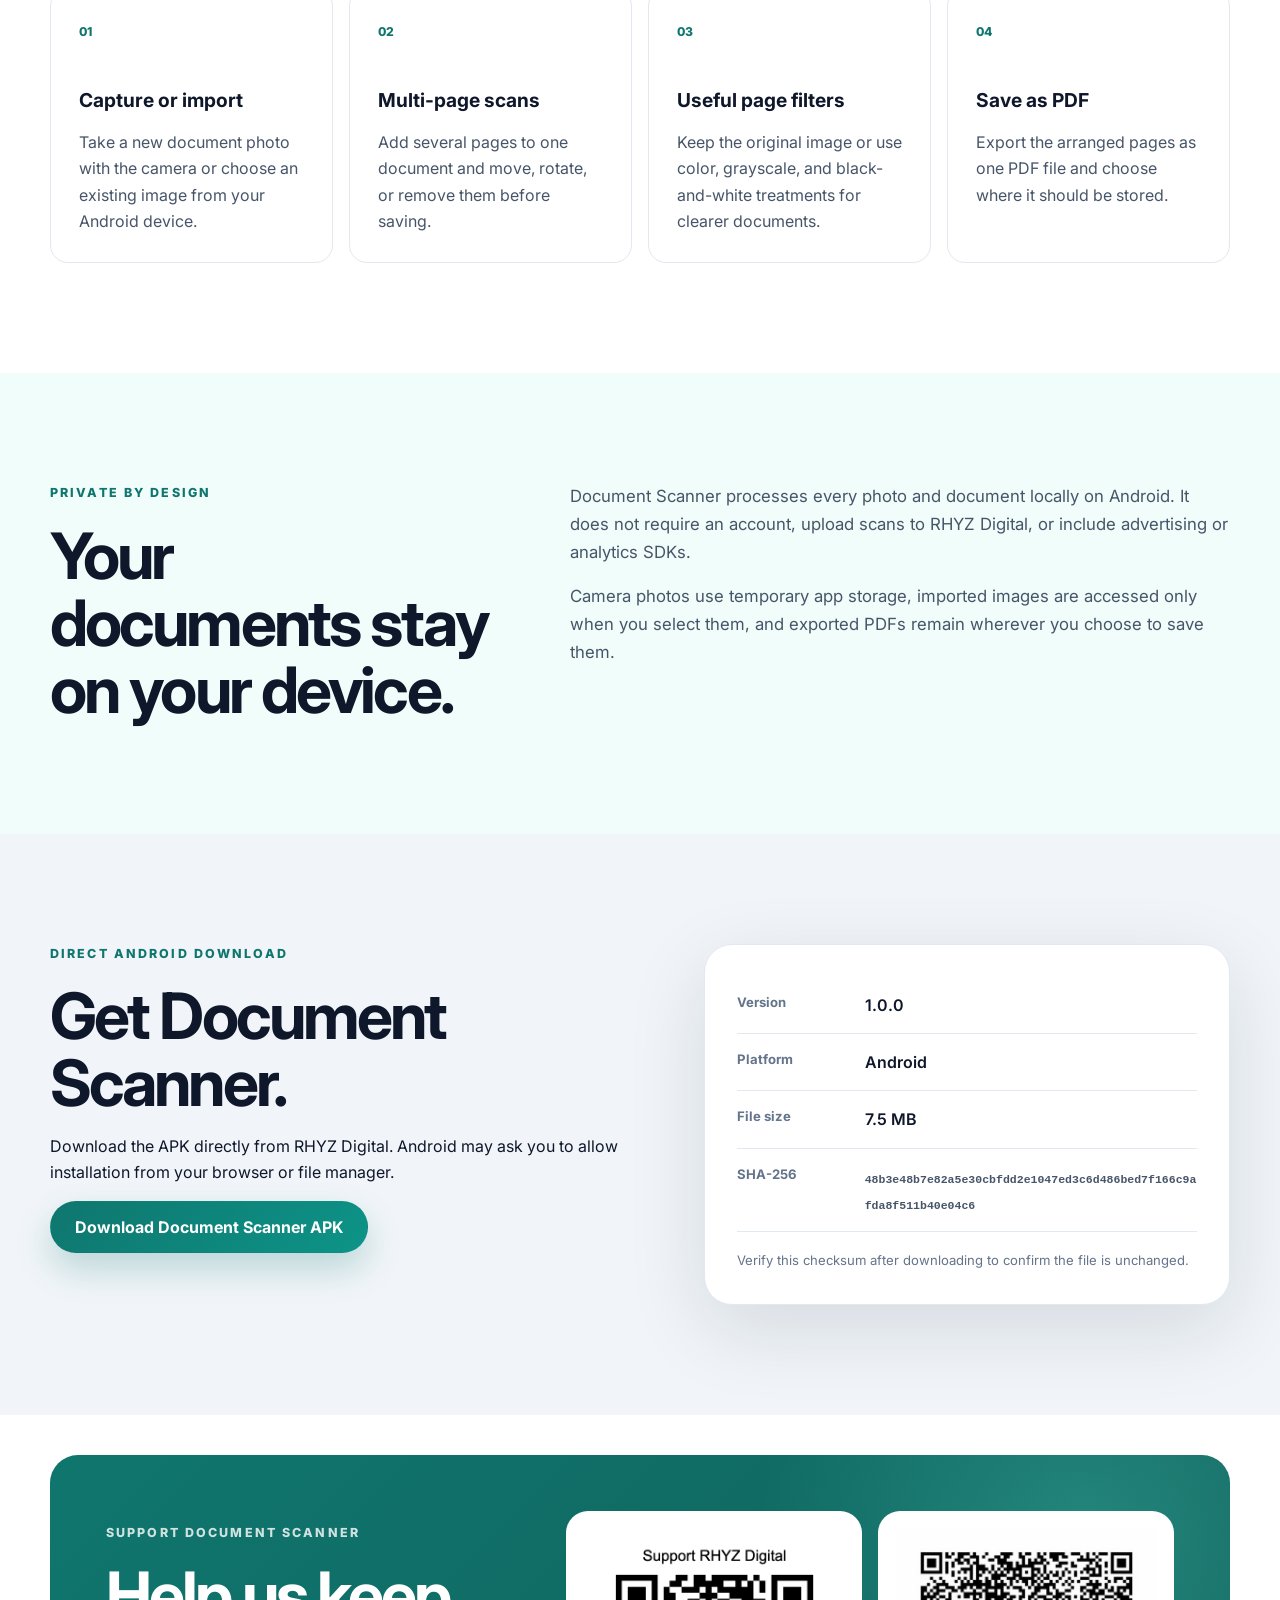
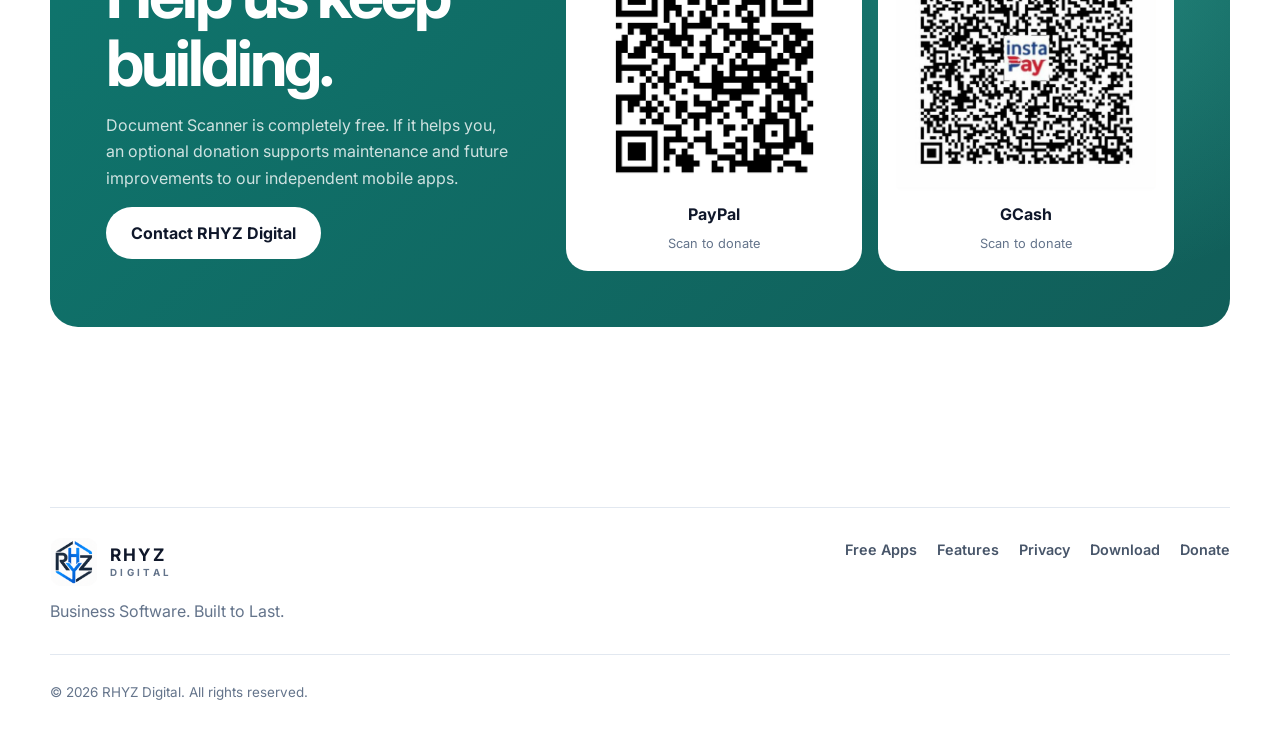
<file: apps/document-scanner/index.html>
<!DOCTYPE html>
<html lang="en">
<head>
    <meta charset="UTF-8">
    <meta name="viewport" content="width=device-width, initial-scale=1.0">
    <title>Document Scanner App – Scan Photos to PDF on Android</title>
    <meta name="description" content="Download Document Scanner, a free Android app for capturing or importing document images, organizing pages, applying filters, and saving multi-page PDFs.">
    <meta name="keywords" content="Document Scanner, document scanner app, scan documents Android, photos to PDF, multi-page PDF scanner, free scanner APK">
    <meta name="author" content="RHYZ Digital">
    <meta name="application-name" content="Document Scanner">
    <meta name="robots" content="index, follow, max-image-preview:large, max-snippet:-1, max-video-preview:-1">
    <meta name="theme-color" content="#0f766e">
    <meta property="og:title" content="Document Scanner App – Scan Photos to PDF on Android">
    <meta property="og:description" content="Capture documents or import images, organize and filter the pages, then save a clean multi-page PDF on your Android device.">
    <meta property="og:type" content="website">
    <meta property="og:url" content="https://rhyzdigital.github.io/apps/document-scanner/">
    <meta property="og:image" content="https://rhyzdigital.github.io/assets/social-share-banner.png">
    <meta property="og:image:secure_url" content="https://rhyzdigital.github.io/assets/social-share-banner.png">
    <meta property="og:image:type" content="image/png">
    <meta property="og:image:width" content="1200">
    <meta property="og:image:height" content="630">
    <meta property="og:image:alt" content="RHYZ Digital free Android apps, including Document Scanner">
    <meta property="og:site_name" content="RHYZ Digital">
    <meta name="twitter:card" content="summary_large_image">
    <meta name="twitter:title" content="Document Scanner App for Android">
    <meta name="twitter:description" content="Turn camera photos and imported images into clean, multi-page PDF documents.">
    <meta name="twitter:image" content="https://rhyzdigital.github.io/assets/social-share-banner.png">
    <meta name="twitter:image:alt" content="RHYZ Digital free Android apps, including Document Scanner">
    <link rel="canonical" href="https://rhyzdigital.github.io/apps/document-scanner/">
    <link rel="icon" type="image/png" sizes="48x48" href="/assets/favicon-48.png">
    <link rel="icon" type="image/png" sizes="96x96" href="/assets/favicon-96.png">
    <link rel="icon" type="image/png" sizes="192x192" href="/assets/favicon-192.png">
    <link rel="shortcut icon" href="/favicon.ico">
    <link rel="apple-touch-icon" sizes="180x180" href="/assets/favicon-180.png">
    <link rel="stylesheet" href="../../css/style.css?v=10">
    <script type="application/ld+json">
    {
        "@context": "https://schema.org",
        "@type": "SoftwareApplication",
        "name": "Document Scanner",
        "alternateName": "RHYZ Document Scanner",
        "url": "https://rhyzdigital.github.io/apps/document-scanner/",
        "downloadUrl": "https://rhyzdigital.github.io/apps/document-scanner/assets/rhyz-document-scanner-v1.0.0.apk",
        "image": "https://rhyzdigital.github.io/apps/document-scanner/assets/document-scanner-icon-512.png",
        "screenshot": "https://rhyzdigital.github.io/apps/document-scanner/assets/sample-screen.png",
        "description": "A free Android scanner that turns camera photos and imported images into clean multi-page PDF documents entirely on the device.",
        "applicationCategory": "UtilitiesApplication",
        "operatingSystem": "Android",
        "softwareVersion": "1.0.0",
        "fileSize": "7.5 MB",
        "featureList": ["Capture document photos", "Import existing images", "Build multi-page documents", "Rotate, reorder, filter, and remove pages", "Save as PDF", "On-device processing"],
        "offers": {
            "@type": "Offer",
            "price": "0",
            "priceCurrency": "USD"
        },
        "author": {
            "@type": "Organization",
            "name": "RHYZ Digital",
            "url": "https://rhyzdigital.github.io/"
        }
    }
    </script>
</head>
<body class="product-page scanner-product-page">
    <a class="skip-link" href="#main-content">Skip to content</a>
    <header class="site-header scrolled" id="top">
        <div class="container nav-wrap">
            <a class="brand" href="../../" aria-label="RHYZ Digital home"><img src="../../assets/logo.png" alt="" class="brand-mark-image" aria-hidden="true"><span class="brand-text"><strong>RHYZ</strong><small>DIGITAL</small></span></a>
            <button class="nav-toggle" type="button" aria-label="Open navigation" aria-expanded="false" aria-controls="primary-navigation"><span></span><span></span><span></span></button>
            <nav id="primary-navigation" class="site-nav" aria-label="Primary navigation"><a href="../">Free Apps</a><a href="#features">Features</a><a href="#privacy">Privacy</a><a href="#download">Download</a><a href="#support">Donate</a><a class="nav-cta" href="../../#contact">Contact</a></nav>
        </div>
    </header>

    <main id="main-content">
        <section class="product-hero section scanner-product-hero">
            <div class="container product-hero-grid">
                <div class="product-copy reveal">
                    <div class="app-title-row"><img src="assets/document-scanner-icon-512.png" alt="Document Scanner app icon"><div><p class="eyebrow">An app by RHYZ Digital</p><p class="platform-label">Android · Version 1.0.0</p></div></div>
                    <h1>Document Scanner for Android.<br><span>Photos in, polished PDFs out.</span></h1>
                    <p class="hero-lead">Capture a document with your camera or import existing images, organize and clean up each page, then save them together as a multi-page PDF.</p>
                    <div class="hero-actions"><a class="button button-primary scanner-button" href="assets/rhyz-document-scanner-v1.0.0.apk" download>Download APK · 7.5 MB</a><a class="button button-secondary" href="#features">Explore features</a></div>
                    <p class="install-note">Completely free · No account · No ads or analytics · Documents stay on your device</p>
                </div>
                <figure class="app-screen-showcase scanner-screen reveal">
                    <div class="device-shot"><img src="assets/sample-screen.png" alt="Document Scanner app screen with Camera and Import options" width="1080" height="2424"></div>
                    <figcaption>Actual Document Scanner app screen</figcaption>
                </figure>
            </div>
        </section>

        <section class="section" id="features">
            <div class="container">
                <div class="section-heading reveal"><p class="eyebrow scanner-eyebrow">Everything in one scan</p><h2>Build clean PDFs from the documents around you.</h2><p>Start with your camera or an image already on your phone, then prepare every page before exporting the finished document.</p></div>
                <div class="features-grid">
                    <article class="feature-card reveal"><span>01</span><h3>Capture or import</h3><p>Take a new document photo with the camera or choose an existing image from your Android device.</p></article>
                    <article class="feature-card reveal"><span>02</span><h3>Multi-page scans</h3><p>Add several pages to one document and move, rotate, or remove them before saving.</p></article>
                    <article class="feature-card reveal"><span>03</span><h3>Useful page filters</h3><p>Keep the original image or use color, grayscale, and black-and-white treatments for clearer documents.</p></article>
                    <article class="feature-card reveal"><span>04</span><h3>Save as PDF</h3><p>Export the arranged pages as one PDF file and choose where it should be stored.</p></article>
                </div>
            </div>
        </section>

        <section class="section scanner-privacy-section" id="privacy">
            <div class="container privacy-feature reveal"><div><p class="eyebrow scanner-eyebrow">Private by design</p><h2>Your documents stay on your device.</h2></div><div><p>Document Scanner processes every photo and document locally on Android. It does not require an account, upload scans to RHYZ Digital, or include advertising or analytics SDKs.</p><p>Camera photos use temporary app storage, imported images are accessed only when you select them, and exported PDFs remain wherever you choose to save them.</p></div></div>
        </section>

        <section class="section release-section" id="download">
            <div class="container release-grid">
                <div class="section-heading reveal"><p class="eyebrow scanner-eyebrow">Direct Android download</p><h2>Get Document Scanner.</h2><p>Download the APK directly from RHYZ Digital. Android may ask you to allow installation from your browser or file manager.</p><a class="button button-primary scanner-button" href="assets/rhyz-document-scanner-v1.0.0.apk" download>Download Document Scanner APK</a></div>
                <div class="release-card reveal"><dl><div><dt>Version</dt><dd>1.0.0</dd></div><div><dt>Platform</dt><dd>Android</dd></div><div><dt>File size</dt><dd>7.5 MB</dd></div><div class="checksum-row"><dt>SHA-256</dt><dd><code>48b3e48b7e82a5e30cbfdd2e1047ed3c6d486bed7f166c9afda8f511b40e04c6</code></dd></div></dl><p class="release-help">Verify this checksum after downloading to confirm the file is unchanged.</p></div>
            </div>
        </section>

        <section class="section support-section" id="support">
            <div class="container support-card support-card-wide scanner-support-card reveal">
                <div><p class="eyebrow eyebrow-light">Support Document Scanner</p><h2>Help us keep building.</h2><p>Document Scanner is completely free. If it helps you, an optional donation supports maintenance and future improvements to our independent mobile apps.</p><a class="button button-light" href="mailto:talk2rhyz@gmail.com?subject=Support%20Document%20Scanner">Contact RHYZ Digital</a></div>
                <div class="donation-options"><figure class="donation-qr"><img src="../../assets/paypay_qr.png" alt="PayPal donation QR code" width="500" height="561"><figcaption><strong>PayPal</strong><span>Scan to donate</span></figcaption></figure><figure class="donation-qr"><img src="../../assets/gcash_qr.png" alt="GCash donation QR code" width="1080" height="1096"><figcaption><strong>GCash</strong><span>Scan to donate</span></figcaption></figure></div>
            </div>
        </section>
    </main>

    <footer class="site-footer"><div class="container footer-grid"><div><a class="brand footer-brand" href="../../"><img src="../../assets/logo.png" alt="" class="brand-mark-image" aria-hidden="true"><span class="brand-text"><strong>RHYZ</strong><small>DIGITAL</small></span></a><p>Business Software. Built to Last.</p></div><div class="footer-links"><a href="../">Free Apps</a><a href="#features">Features</a><a href="#privacy">Privacy</a><a href="#download">Download</a><a href="#support">Donate</a></div><p class="copyright">© <span id="year"></span> RHYZ Digital. All rights reserved.</p></div></footer>
    <script src="../../js/app.js?v=8"></script>
</body>
</html>
</file>
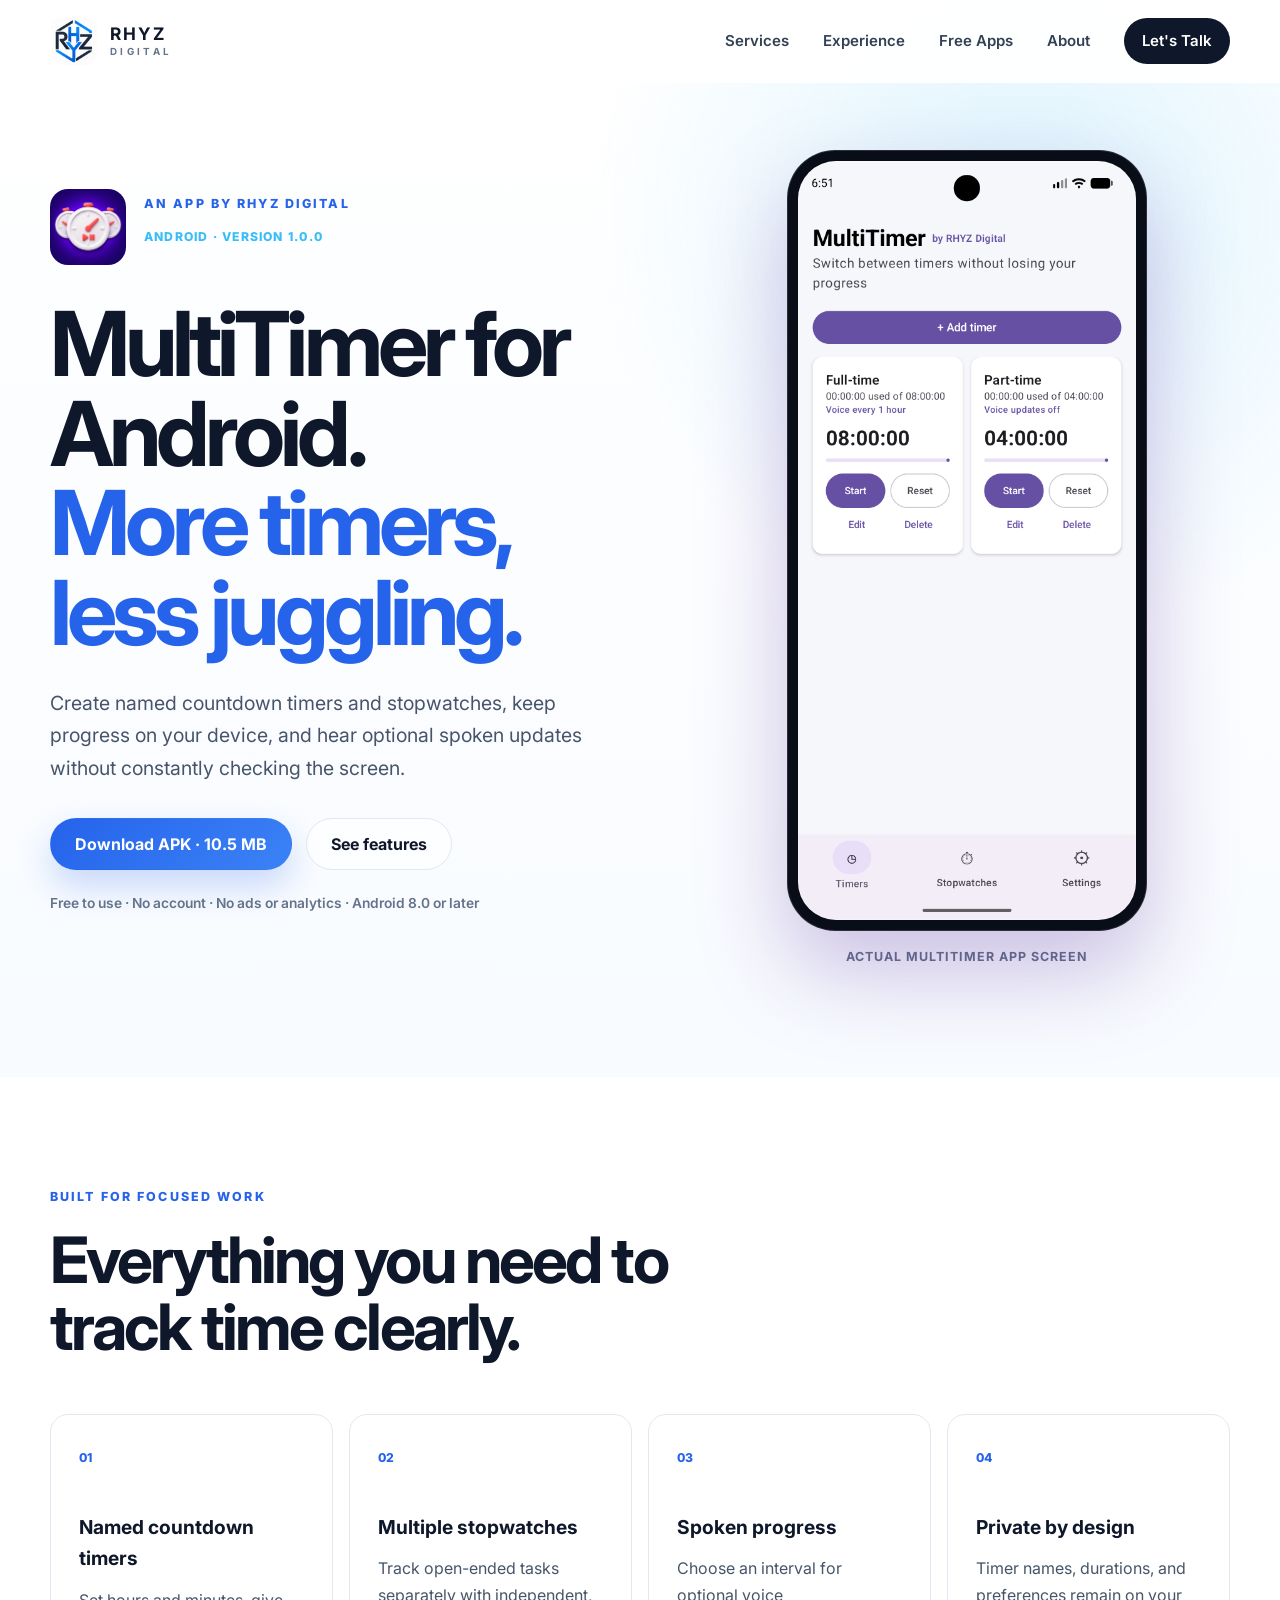
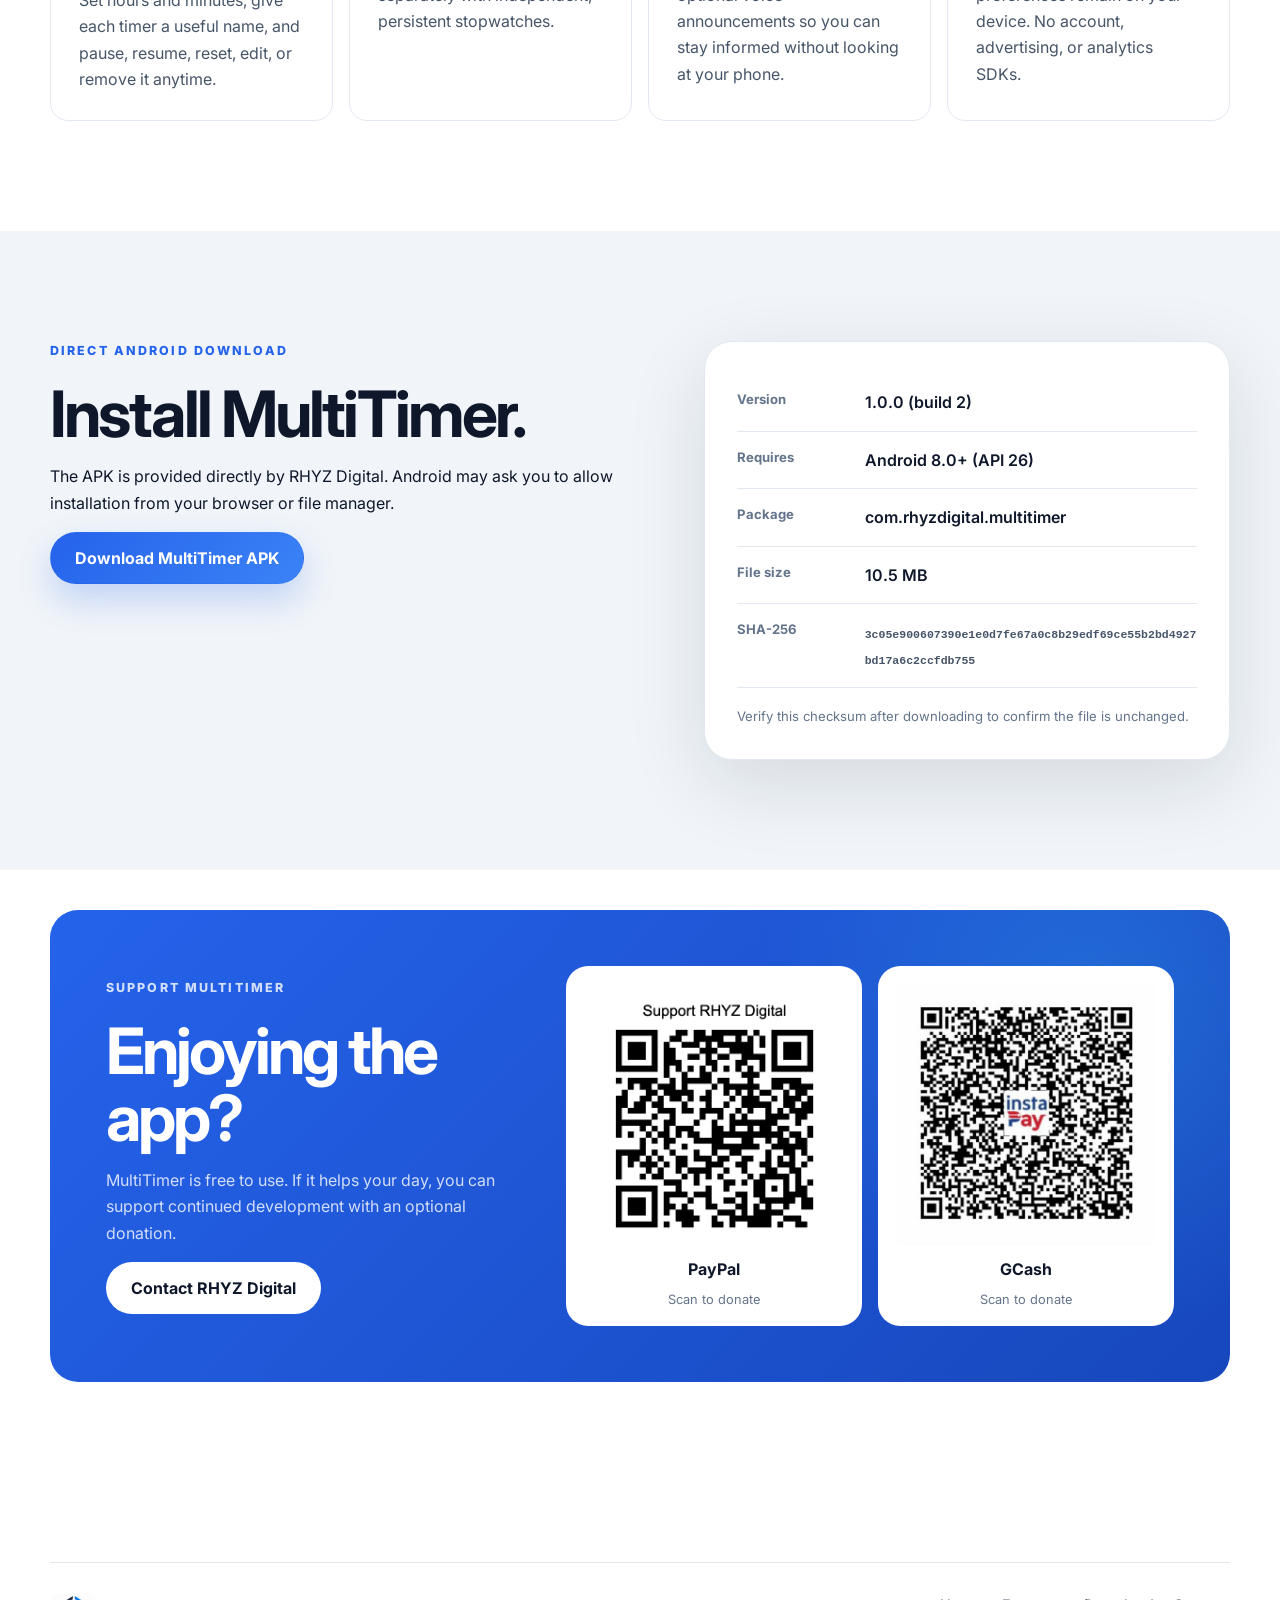
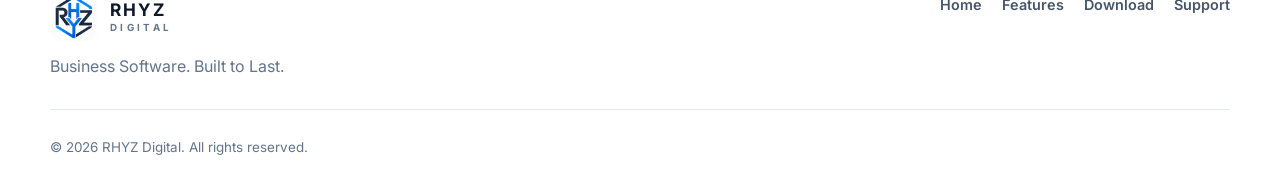
<file: apps/multitimer/index.html>
<!DOCTYPE html>
<html lang="en">
<head>
    <meta charset="UTF-8">
    <meta name="viewport" content="width=device-width, initial-scale=1.0">
    <title>MultiTimer App – Multiple Timers &amp; Stopwatches for Android</title>
    <meta name="description" content="Download MultiTimer, a free Android app for running multiple named countdown timers and stopwatches with optional spoken progress updates.">
    <meta name="keywords" content="MultiTimer, multi timer app, multiple timers Android, countdown timer app, stopwatch app, free timer APK">
    <meta name="author" content="RHYZ Digital">
    <meta name="application-name" content="MultiTimer">
    <meta name="robots" content="index, follow, max-image-preview:large, max-snippet:-1, max-video-preview:-1">
    <meta name="theme-color" content="#0f172a">
    <meta property="og:title" content="MultiTimer App – Multiple Timers &amp; Stopwatches for Android">
    <meta property="og:description" content="Download the free MultiTimer Android app for multiple named countdown timers, stopwatches, and optional spoken updates.">
    <meta property="og:type" content="website">
    <meta property="og:url" content="https://rhyzdigital.github.io/apps/multitimer/">
    <meta property="og:image" content="https://rhyzdigital.github.io/assets/social-share-banner.png">
    <meta property="og:image:secure_url" content="https://rhyzdigital.github.io/assets/social-share-banner.png">
    <meta property="og:image:type" content="image/png">
    <meta property="og:image:width" content="1200">
    <meta property="og:image:height" content="630">
    <meta property="og:image:alt" content="RHYZ Digital free Android apps, including MultiTimer">
    <meta property="og:site_name" content="RHYZ Digital">
    <meta name="twitter:card" content="summary_large_image">
    <meta name="twitter:title" content="MultiTimer App for Android">
    <meta name="twitter:description" content="Run multiple named timers and stopwatches with optional spoken progress updates.">
    <meta name="twitter:image" content="https://rhyzdigital.github.io/assets/social-share-banner.png">
    <meta name="twitter:image:alt" content="RHYZ Digital free Android apps, including MultiTimer">
    <link rel="canonical" href="https://rhyzdigital.github.io/apps/multitimer/">
    <link rel="icon" type="image/png" sizes="48x48" href="/assets/favicon-48.png">
    <link rel="icon" type="image/png" sizes="96x96" href="/assets/favicon-96.png">
    <link rel="icon" type="image/png" sizes="192x192" href="/assets/favicon-192.png">
    <link rel="shortcut icon" href="/favicon.ico">
    <link rel="apple-touch-icon" sizes="180x180" href="/assets/favicon-180.png">
    <link rel="stylesheet" href="../../css/style.css?v=10">
    <script type="application/ld+json">
    {
        "@context": "https://schema.org",
        "@type": "SoftwareApplication",
        "name": "MultiTimer",
        "alternateName": "Multi Timer",
        "url": "https://rhyzdigital.github.io/apps/multitimer/",
        "downloadUrl": "https://rhyzdigital.github.io/apps/multitimer/assets/rhyz-multitimer-v1.0.0.apk",
        "image": "https://rhyzdigital.github.io/apps/multitimer/assets/multitimer-icon.png?v=3",
        "screenshot": "https://rhyzdigital.github.io/apps/multitimer/assets/sample-screen.png",
        "description": "A free Android app for multiple named countdown timers, independent stopwatches, and optional spoken progress updates.",
        "applicationCategory": "UtilitiesApplication",
        "operatingSystem": "Android 8.0 or later",
        "softwareVersion": "1.0.0",
        "fileSize": "10.5 MB",
        "featureList": ["Multiple named countdown timers", "Independent stopwatches", "Optional spoken progress updates", "On-device storage"],
        "offers": {
            "@type": "Offer",
            "price": "0",
            "priceCurrency": "USD"
        },
        "author": {
            "@type": "Organization",
            "name": "RHYZ Digital",
            "url": "https://rhyzdigital.github.io/"
        }
    }
    </script>
</head>
<body class="product-page">
    <a class="skip-link" href="#main-content">Skip to content</a>
    <header class="site-header scrolled" id="top">
        <div class="container nav-wrap">
            <a class="brand" href="../../" aria-label="RHYZ Digital home">
                <img src="../../assets/logo.png" alt="" class="brand-mark-image" aria-hidden="true">
                <span class="brand-text"><strong>RHYZ</strong><small>DIGITAL</small></span>
            </a>
            <button class="nav-toggle" type="button" aria-label="Open navigation" aria-expanded="false" aria-controls="primary-navigation"><span></span><span></span><span></span></button>
            <nav id="primary-navigation" class="site-nav" aria-label="Primary navigation">
                <a href="../../#services">Services</a>
                <a href="../../#work">Experience</a>
                <a href="../">Free Apps</a>
                <a href="../../#about">About</a>
                <a class="nav-cta" href="../../#contact">Let's Talk</a>
            </nav>
        </div>
    </header>

    <main id="main-content">
        <section class="product-hero section">
            <div class="container product-hero-grid">
                <div class="product-copy reveal">
                    <div class="app-title-row">
                        <img src="assets/multitimer-icon.png?v=3" alt="MultiTimer app icon">
                        <div><p class="eyebrow">An app by RHYZ Digital</p><p class="platform-label">Android · Version 1.0.0</p></div>
                    </div>
                    <h1>MultiTimer for Android.<br><span>More timers, less juggling.</span></h1>
                    <p class="hero-lead">Create named countdown timers and stopwatches, keep progress on your device, and hear optional spoken updates without constantly checking the screen.</p>
                    <div class="hero-actions">
                        <a class="button button-primary" href="assets/rhyz-multitimer-v1.0.0.apk" download>Download APK · 10.5 MB</a>
                        <a class="button button-secondary" href="#features">See features</a>
                    </div>
                    <p class="install-note">Free to use · No account · No ads or analytics · Android 8.0 or later</p>
                </div>

                <figure class="app-screen-showcase multitimer-screen reveal">
                    <div class="device-shot"><img src="assets/sample-screen.png" alt="MultiTimer app screen showing two named countdown timers" width="1080" height="2424"></div>
                    <figcaption>Actual MultiTimer app screen</figcaption>
                </figure>
            </div>
        </section>

        <section class="section" id="features">
            <div class="container">
                <div class="section-heading reveal"><p class="eyebrow">Built for focused work</p><h2>Everything you need to track time clearly.</h2></div>
                <div class="features-grid">
                    <article class="feature-card reveal"><span>01</span><h3>Named countdown timers</h3><p>Set hours and minutes, give each timer a useful name, and pause, resume, reset, edit, or remove it anytime.</p></article>
                    <article class="feature-card reveal"><span>02</span><h3>Multiple stopwatches</h3><p>Track open-ended tasks separately with independent, persistent stopwatches.</p></article>
                    <article class="feature-card reveal"><span>03</span><h3>Spoken progress</h3><p>Choose an interval for optional voice announcements so you can stay informed without looking at your phone.</p></article>
                    <article class="feature-card reveal"><span>04</span><h3>Private by design</h3><p>Timer names, durations, and preferences remain on your device. No account, advertising, or analytics SDKs.</p></article>
                </div>
            </div>
        </section>

        <section class="section release-section" id="download">
            <div class="container release-grid">
                <div class="section-heading reveal"><p class="eyebrow">Direct Android download</p><h2>Install MultiTimer.</h2><p>The APK is provided directly by RHYZ Digital. Android may ask you to allow installation from your browser or file manager.</p><a class="button button-primary" href="assets/rhyz-multitimer-v1.0.0.apk" download>Download MultiTimer APK</a></div>
                <div class="release-card reveal">
                    <dl><div><dt>Version</dt><dd>1.0.0 (build 2)</dd></div><div><dt>Requires</dt><dd>Android 8.0+ (API 26)</dd></div><div><dt>Package</dt><dd>com.rhyzdigital.multitimer</dd></div><div><dt>File size</dt><dd>10.5 MB</dd></div><div class="checksum-row"><dt>SHA-256</dt><dd><code>3c05e900607390e1e0d7fe67a0c8b29edf69ce55b2bd4927bd17a6c2ccfdb755</code></dd></div></dl>
                    <p class="release-help">Verify this checksum after downloading to confirm the file is unchanged.</p>
                </div>
            </div>
        </section>

        <section class="section support-section" id="support">
            <div class="container support-card support-card-wide reveal">
                <div><p class="eyebrow eyebrow-light">Support MultiTimer</p><h2>Enjoying the app?</h2><p>MultiTimer is free to use. If it helps your day, you can support continued development with an optional donation.</p><a class="button button-light" href="mailto:talk2rhyz@gmail.com?subject=Support%20MultiTimer">Contact RHYZ Digital</a></div>
                <div class="donation-options">
                    <figure class="donation-qr"><img src="../../assets/paypay_qr.png" alt="PayPal donation QR code" width="500" height="561"><figcaption><strong>PayPal</strong><span>Scan to donate</span></figcaption></figure>
                    <figure class="donation-qr"><img src="../../assets/gcash_qr.png" alt="GCash donation QR code" width="1080" height="1096"><figcaption><strong>GCash</strong><span>Scan to donate</span></figcaption></figure>
                </div>
            </div>
        </section>
    </main>

    <footer class="site-footer"><div class="container footer-grid"><div><a class="brand footer-brand" href="../../"><img src="../../assets/logo.png" alt="" class="brand-mark-image" aria-hidden="true"><span class="brand-text"><strong>RHYZ</strong><small>DIGITAL</small></span></a><p>Business Software. Built to Last.</p></div><div class="footer-links"><a href="../../">Home</a><a href="#features">Features</a><a href="#download">Download</a><a href="#support">Support</a></div><p class="copyright">© <span id="year"></span> RHYZ Digital. All rights reserved.</p></div></footer>
    <script src="../../js/app.js?v=7"></script>
</body>
</html>
</file>
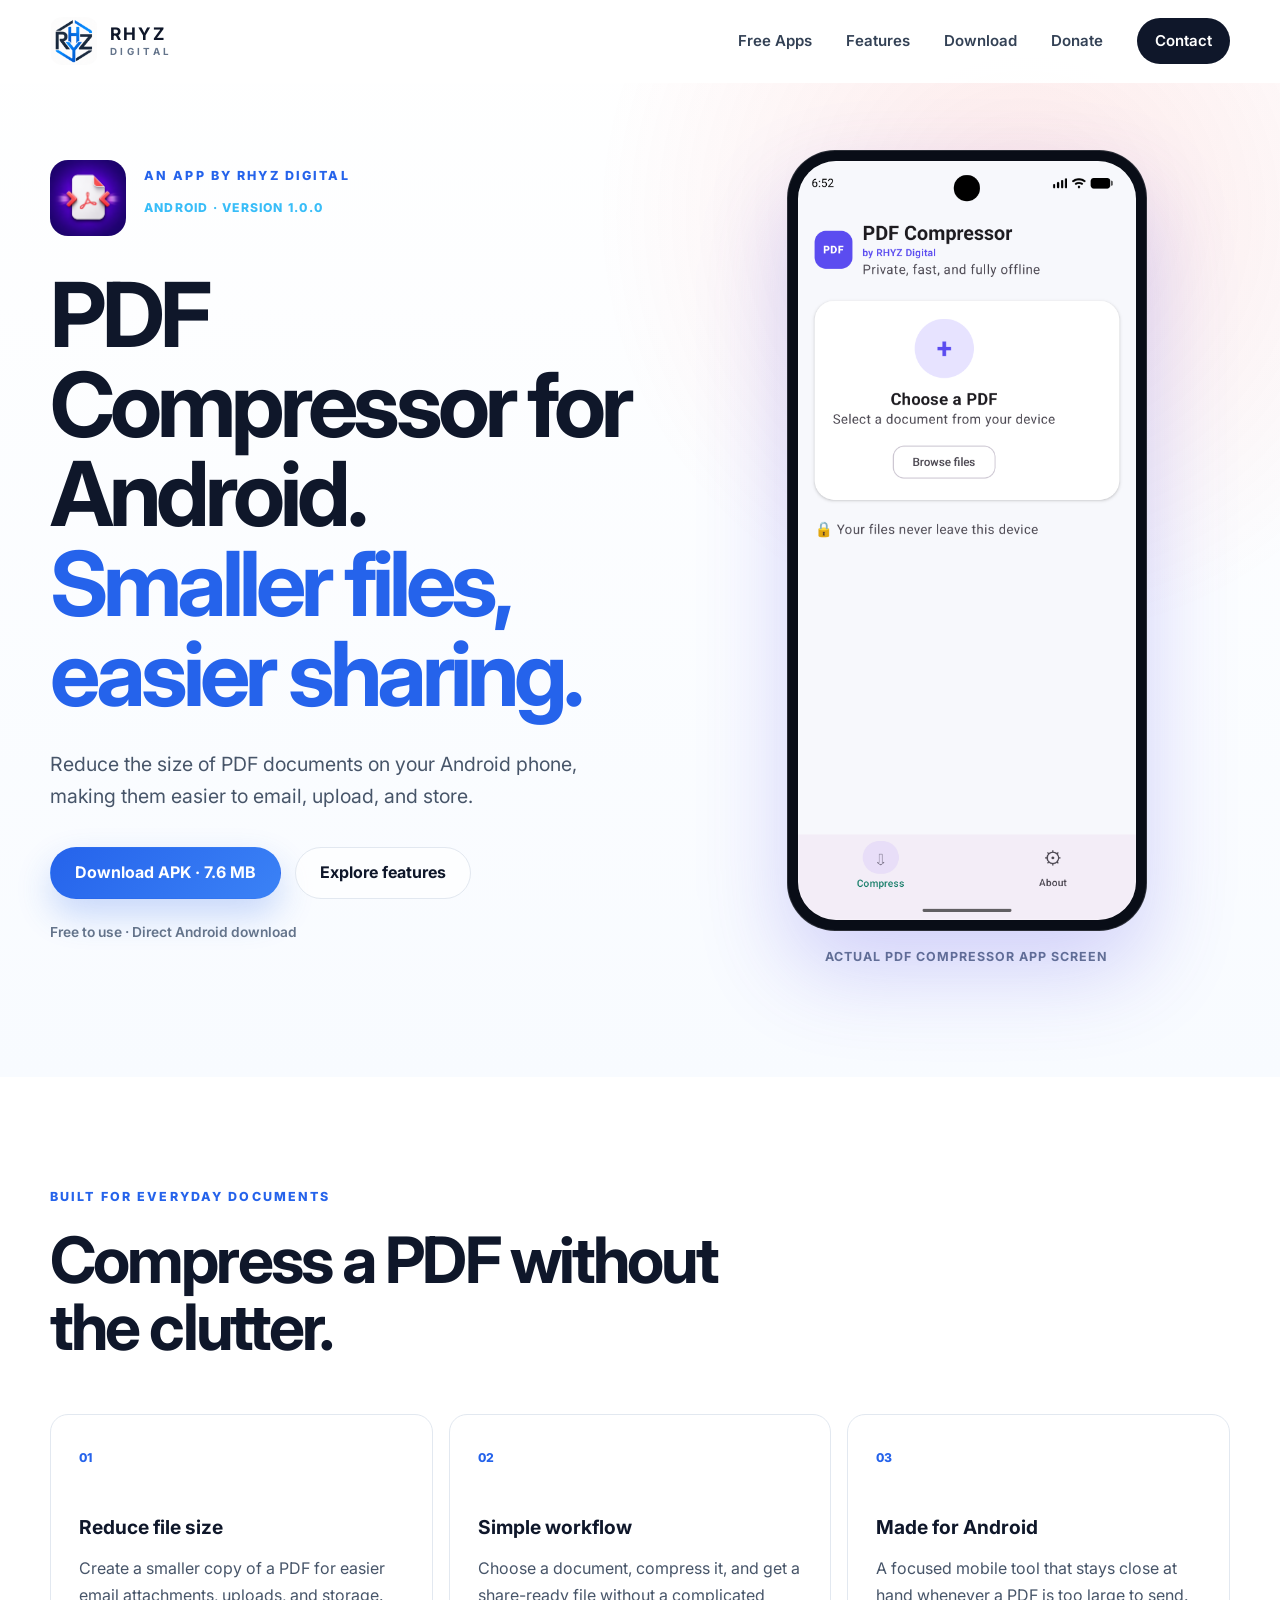
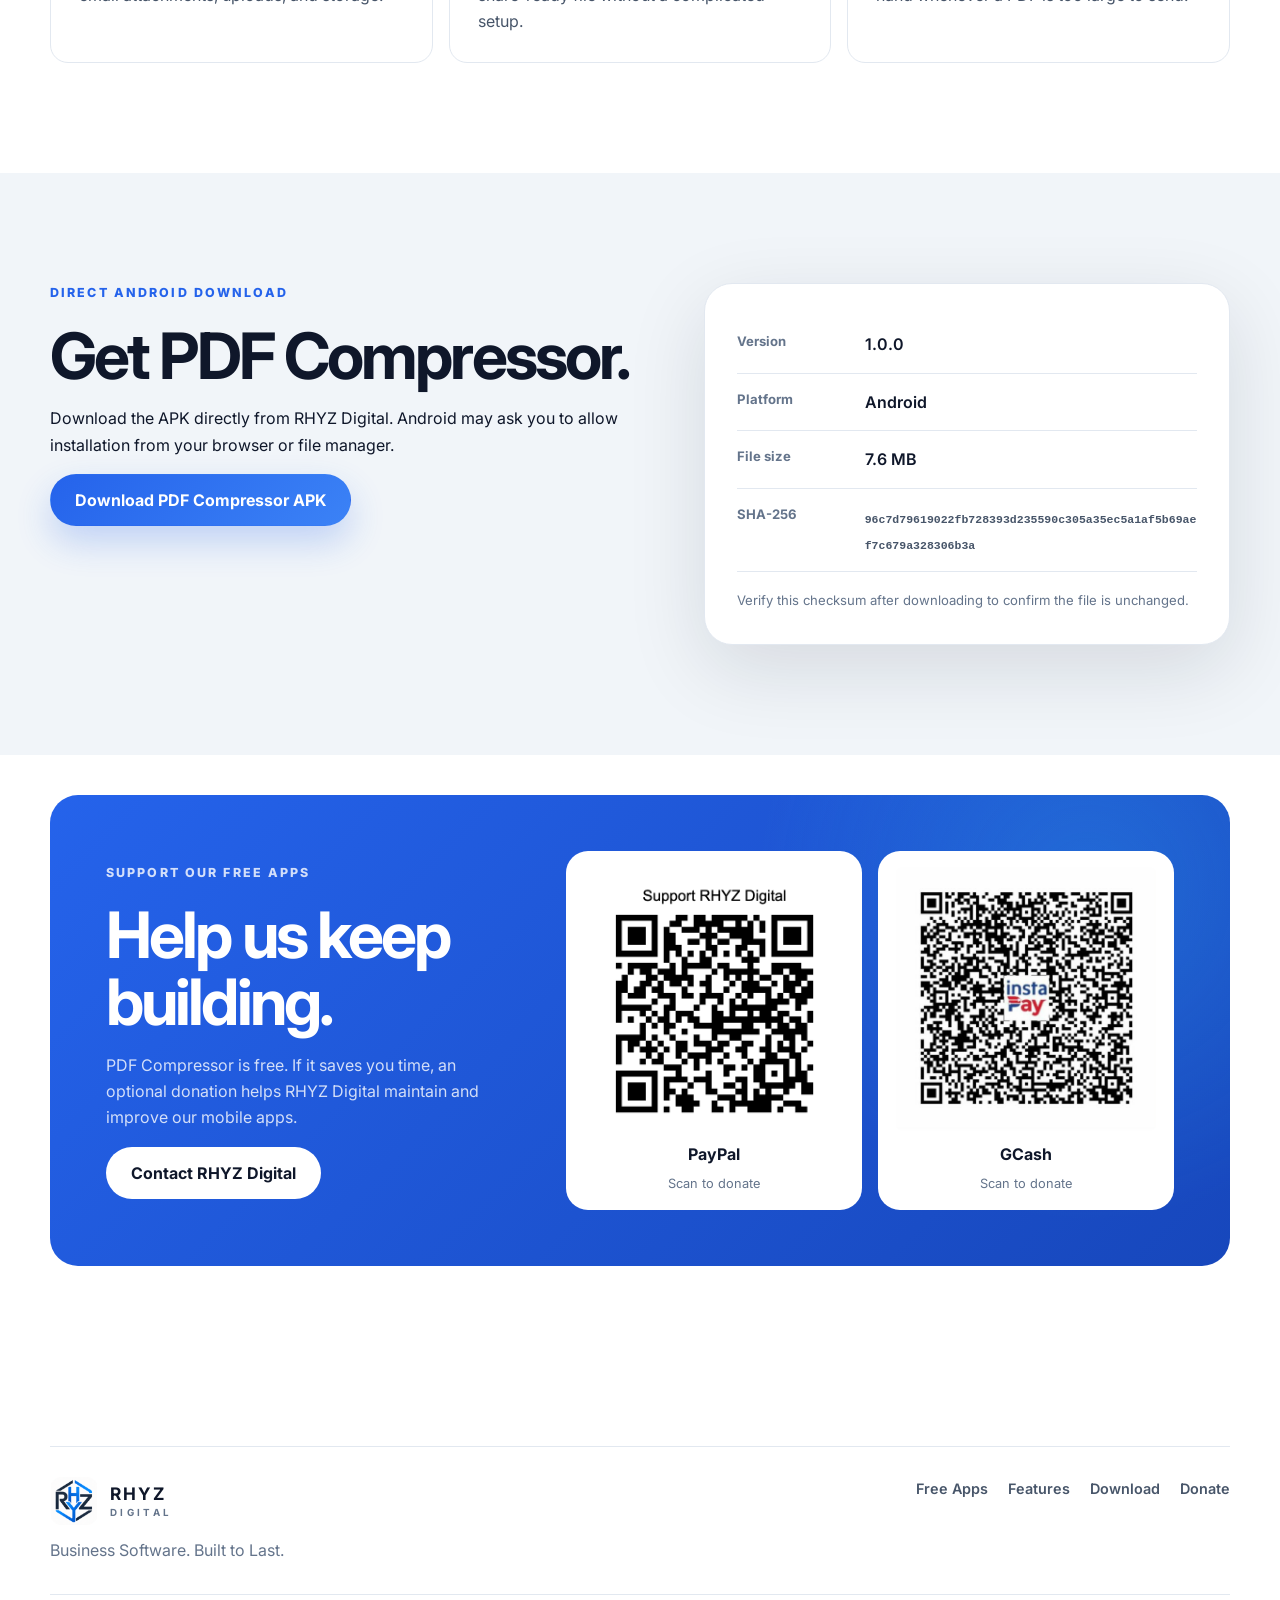
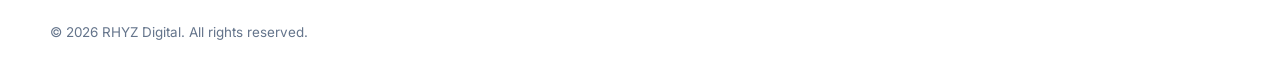
<file: apps/pdf-compressor/index.html>
<!DOCTYPE html>
<html lang="en">
<head>
    <meta charset="UTF-8">
    <meta name="viewport" content="width=device-width, initial-scale=1.0">
    <title>PDF Compressor App – Reduce PDF File Size on Android</title>
    <meta name="description" content="Download PDF Compressor, a free Android app that reduces PDF file sizes for easier email attachments, uploads, sharing, and storage.">
    <meta name="keywords" content="PDF Compressor, PDF compressor app, compress PDF Android, reduce PDF file size, free PDF compressor APK">
    <meta name="author" content="RHYZ Digital">
    <meta name="application-name" content="PDF Compressor">
    <meta name="robots" content="index, follow, max-image-preview:large, max-snippet:-1, max-video-preview:-1">
    <meta name="theme-color" content="#0f172a">
    <meta property="og:title" content="PDF Compressor App – Reduce PDF File Size on Android">
    <meta property="og:description" content="Download the free PDF Compressor Android app and make PDF documents smaller for easier sharing and storage.">
    <meta property="og:type" content="website">
    <meta property="og:url" content="https://rhyzdigital.github.io/apps/pdf-compressor/">
    <meta property="og:image" content="https://rhyzdigital.github.io/assets/social-share-banner.png">
    <meta property="og:image:secure_url" content="https://rhyzdigital.github.io/assets/social-share-banner.png">
    <meta property="og:image:type" content="image/png">
    <meta property="og:image:width" content="1200">
    <meta property="og:image:height" content="630">
    <meta property="og:image:alt" content="RHYZ Digital free Android apps, including PDF Compressor">
    <meta property="og:site_name" content="RHYZ Digital">
    <meta name="twitter:card" content="summary_large_image">
    <meta name="twitter:title" content="PDF Compressor App for Android">
    <meta name="twitter:description" content="Reduce PDF file sizes for easier email attachments, uploads, sharing, and storage.">
    <meta name="twitter:image" content="https://rhyzdigital.github.io/assets/social-share-banner.png">
    <meta name="twitter:image:alt" content="RHYZ Digital free Android apps, including PDF Compressor">
    <link rel="canonical" href="https://rhyzdigital.github.io/apps/pdf-compressor/">
    <link rel="icon" type="image/png" sizes="48x48" href="/assets/favicon-48.png">
    <link rel="icon" type="image/png" sizes="96x96" href="/assets/favicon-96.png">
    <link rel="icon" type="image/png" sizes="192x192" href="/assets/favicon-192.png">
    <link rel="shortcut icon" href="/favicon.ico">
    <link rel="apple-touch-icon" sizes="180x180" href="/assets/favicon-180.png">
    <link rel="stylesheet" href="../../css/style.css?v=10">
    <script type="application/ld+json">
    {
        "@context": "https://schema.org",
        "@type": "SoftwareApplication",
        "name": "PDF Compressor",
        "alternateName": "PDFCompressor",
        "url": "https://rhyzdigital.github.io/apps/pdf-compressor/",
        "downloadUrl": "https://rhyzdigital.github.io/apps/pdf-compressor/assets/rhyz-pdfcompressor-v1.0.0.apk",
        "image": "https://rhyzdigital.github.io/apps/pdf-compressor/assets/pdf-compressor-icon.png",
        "screenshot": "https://rhyzdigital.github.io/apps/pdf-compressor/assets/sample-screen.png",
        "description": "A free Android app for reducing PDF file sizes for easier email attachments, uploads, sharing, and storage.",
        "applicationCategory": "UtilitiesApplication",
        "operatingSystem": "Android",
        "softwareVersion": "1.0.0",
        "fileSize": "7.6 MB",
        "featureList": ["Reduce PDF file size", "Simple document compression workflow", "Create share-ready PDF files", "Built for Android"],
        "offers": {
            "@type": "Offer",
            "price": "0",
            "priceCurrency": "USD"
        },
        "author": {
            "@type": "Organization",
            "name": "RHYZ Digital",
            "url": "https://rhyzdigital.github.io/"
        }
    }
    </script>
</head>
<body class="product-page pdf-product-page">
    <a class="skip-link" href="#main-content">Skip to content</a>
    <header class="site-header scrolled" id="top">
        <div class="container nav-wrap">
            <a class="brand" href="../../" aria-label="RHYZ Digital home"><img src="../../assets/logo.png" alt="" class="brand-mark-image" aria-hidden="true"><span class="brand-text"><strong>RHYZ</strong><small>DIGITAL</small></span></a>
            <button class="nav-toggle" type="button" aria-label="Open navigation" aria-expanded="false" aria-controls="primary-navigation"><span></span><span></span><span></span></button>
            <nav id="primary-navigation" class="site-nav" aria-label="Primary navigation"><a href="../">Free Apps</a><a href="#features">Features</a><a href="#download">Download</a><a href="#support">Donate</a><a class="nav-cta" href="../../#contact">Contact</a></nav>
        </div>
    </header>

    <main id="main-content">
        <section class="product-hero section pdf-product-hero">
            <div class="container product-hero-grid">
                <div class="product-copy reveal">
                    <div class="app-title-row"><img src="assets/pdf-compressor-icon.png" alt="PDF Compressor app icon"><div><p class="eyebrow">An app by RHYZ Digital</p><p class="platform-label">Android · Version 1.0.0</p></div></div>
                    <h1>PDF Compressor for Android.<br><span>Smaller files, easier sharing.</span></h1>
                    <p class="hero-lead">Reduce the size of PDF documents on your Android phone, making them easier to email, upload, and store.</p>
                    <div class="hero-actions"><a class="button button-primary" href="assets/rhyz-pdfcompressor-v1.0.0.apk" download>Download APK · 7.6 MB</a><a class="button button-secondary" href="#features">Explore features</a></div>
                    <p class="install-note">Free to use · Direct Android download</p>
                </div>
                <figure class="app-screen-showcase pdf-screen reveal">
                    <div class="device-shot"><img src="assets/sample-screen.png" alt="PDF Compressor app screen with the option to choose a PDF" width="1080" height="2424"></div>
                    <figcaption>Actual PDF Compressor app screen</figcaption>
                </figure>
            </div>
        </section>

        <section class="section" id="features"><div class="container"><div class="section-heading reveal"><p class="eyebrow">Built for everyday documents</p><h2>Compress a PDF without the clutter.</h2></div><div class="features-grid three-up"><article class="feature-card reveal"><span>01</span><h3>Reduce file size</h3><p>Create a smaller copy of a PDF for easier email attachments, uploads, and storage.</p></article><article class="feature-card reveal"><span>02</span><h3>Simple workflow</h3><p>Choose a document, compress it, and get a share-ready file without a complicated setup.</p></article><article class="feature-card reveal"><span>03</span><h3>Made for Android</h3><p>A focused mobile tool that stays close at hand whenever a PDF is too large to send.</p></article></div></div></section>

        <section class="section release-section" id="download"><div class="container release-grid"><div class="section-heading reveal"><p class="eyebrow">Direct Android download</p><h2>Get PDF Compressor.</h2><p>Download the APK directly from RHYZ Digital. Android may ask you to allow installation from your browser or file manager.</p><a class="button button-primary" href="assets/rhyz-pdfcompressor-v1.0.0.apk" download>Download PDF Compressor APK</a></div><div class="release-card reveal"><dl><div><dt>Version</dt><dd>1.0.0</dd></div><div><dt>Platform</dt><dd>Android</dd></div><div><dt>File size</dt><dd>7.6 MB</dd></div><div class="checksum-row"><dt>SHA-256</dt><dd><code>96c7d79619022fb728393d235590c305a35ec5a1af5b69aef7c679a328306b3a</code></dd></div></dl><p class="release-help">Verify this checksum after downloading to confirm the file is unchanged.</p></div></div></section>

        <section class="section support-section" id="support"><div class="container support-card support-card-wide reveal"><div><p class="eyebrow eyebrow-light">Support our free apps</p><h2>Help us keep building.</h2><p>PDF Compressor is free. If it saves you time, an optional donation helps RHYZ Digital maintain and improve our mobile apps.</p><a class="button button-light" href="mailto:talk2rhyz@gmail.com?subject=Support%20RHYZ%20Mobile%20Apps">Contact RHYZ Digital</a></div><div class="donation-options"><figure class="donation-qr"><img src="../../assets/paypay_qr.png" alt="PayPal donation QR code" width="500" height="561"><figcaption><strong>PayPal</strong><span>Scan to donate</span></figcaption></figure><figure class="donation-qr"><img src="../../assets/gcash_qr.png" alt="GCash donation QR code" width="1080" height="1096"><figcaption><strong>GCash</strong><span>Scan to donate</span></figcaption></figure></div></div></section>
    </main>

    <footer class="site-footer"><div class="container footer-grid"><div><a class="brand footer-brand" href="../../"><img src="../../assets/logo.png" alt="" class="brand-mark-image" aria-hidden="true"><span class="brand-text"><strong>RHYZ</strong><small>DIGITAL</small></span></a><p>Business Software. Built to Last.</p></div><div class="footer-links"><a href="../">Free Apps</a><a href="#features">Features</a><a href="#download">Download</a><a href="#support">Donate</a></div><p class="copyright">© <span id="year"></span> RHYZ Digital. All rights reserved.</p></div></footer>
    <script src="../../js/app.js?v=7"></script>
</body>
</html>
</file>
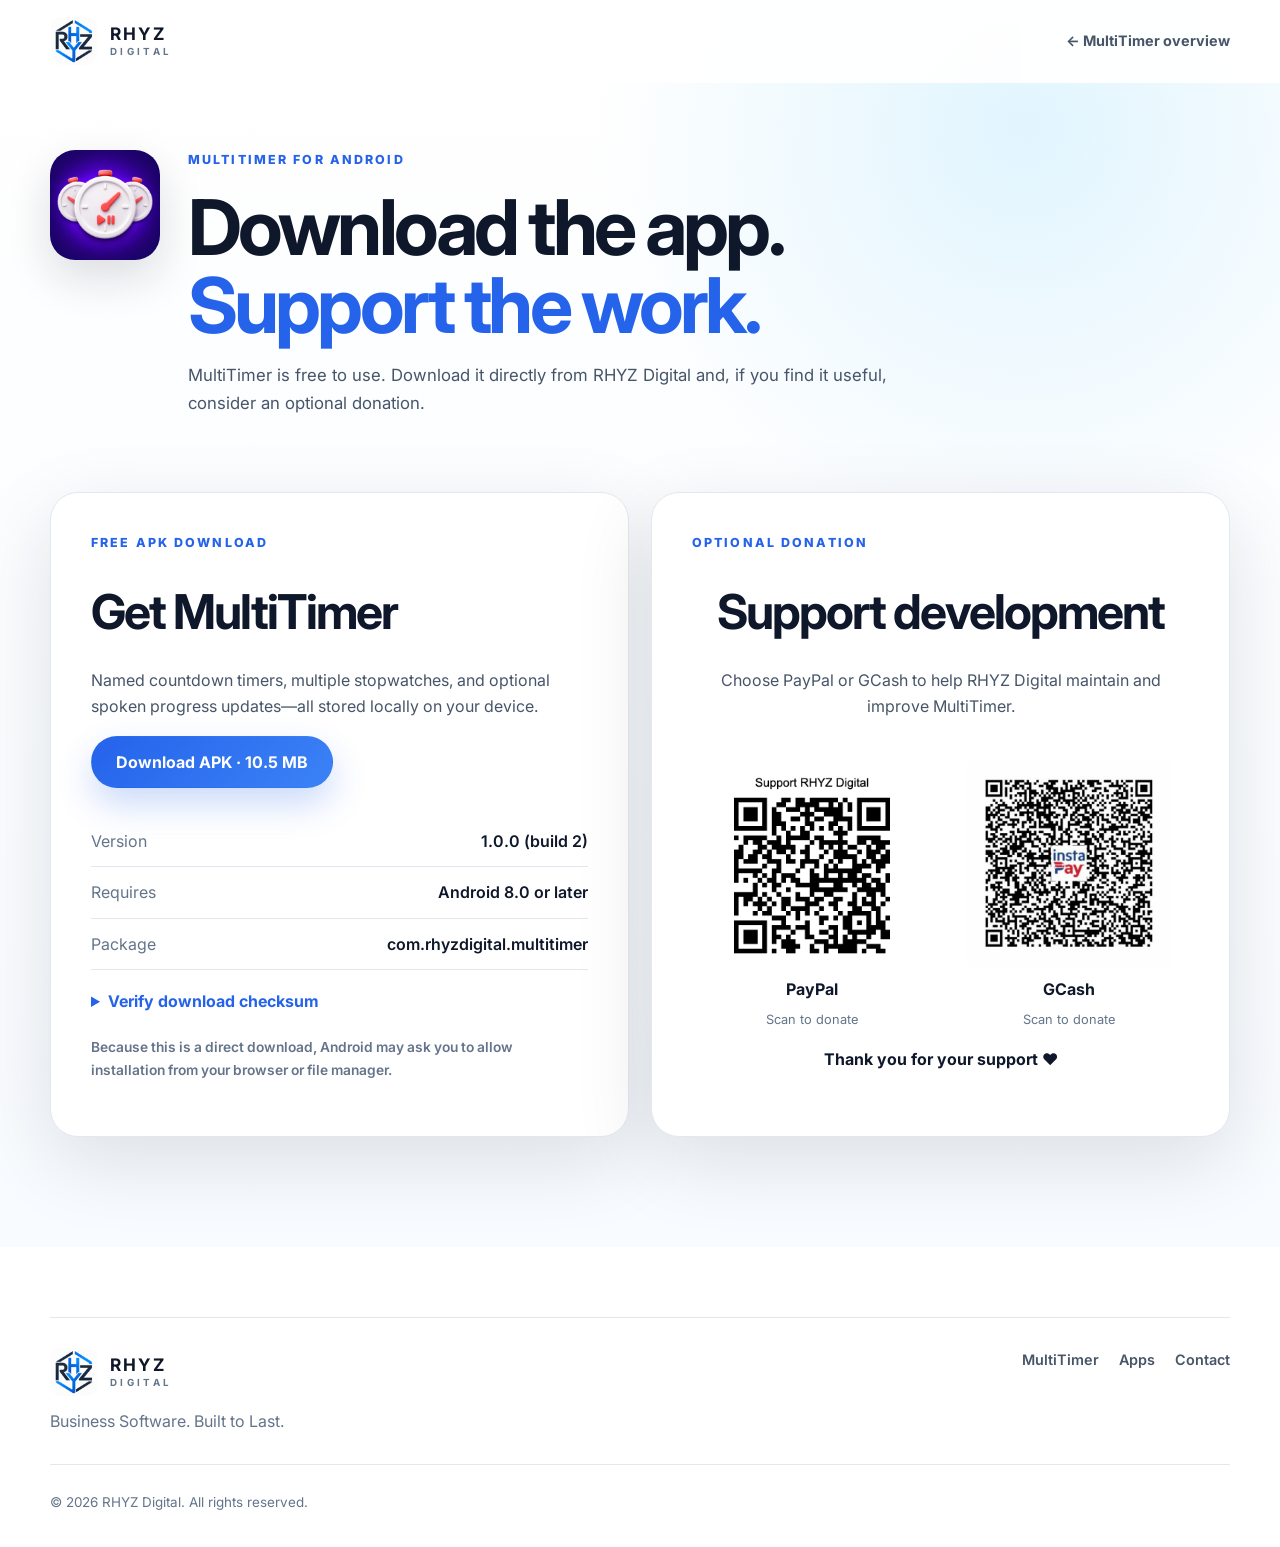
<file: apps/multitimer/download/index.html>
<!DOCTYPE html>
<html lang="en">
<head>
    <meta charset="UTF-8">
    <meta name="viewport" content="width=device-width, initial-scale=1.0">
    <title>Download &amp; Support MultiTimer | RHYZ Digital</title>
    <meta name="description" content="Download MultiTimer for Android and optionally support continued development with a donation.">
    <meta name="theme-color" content="#0f172a">
    <meta property="og:title" content="Download &amp; Support MultiTimer | RHYZ Digital">
    <meta property="og:description" content="Get the free MultiTimer Android app and support its continued development.">
    <meta property="og:type" content="website">
    <meta property="og:url" content="https://rhyzdigital.github.io/apps/multitimer/download/">
    <meta property="og:image" content="https://rhyzdigital.github.io/apps/multitimer/assets/multitimer-icon.png?v=3">
    <link rel="icon" type="image/png" sizes="48x48" href="/assets/favicon-48.png">
    <link rel="icon" type="image/png" sizes="96x96" href="/assets/favicon-96.png">
    <link rel="icon" type="image/png" sizes="192x192" href="/assets/favicon-192.png">
    <link rel="shortcut icon" href="/favicon.ico">
    <link rel="apple-touch-icon" sizes="180x180" href="/assets/favicon-180.png">
    <link rel="stylesheet" href="../../../css/style.css?v=7">
</head>
<body class="product-page download-page">
    <a class="skip-link" href="#main-content">Skip to content</a>
    <header class="site-header scrolled" id="top">
        <div class="container nav-wrap">
            <a class="brand" href="../../../" aria-label="RHYZ Digital home">
                <img src="../../../assets/logo.png" alt="" class="brand-mark-image" aria-hidden="true">
                <span class="brand-text"><strong>RHYZ</strong><small>DIGITAL</small></span>
            </a>
            <a class="back-link" href="../">← MultiTimer overview</a>
        </div>
    </header>

    <main id="main-content">
        <section class="section download-hero">
            <div class="container">
                <div class="download-heading reveal">
                    <img src="../assets/multitimer-icon.png?v=3" alt="MultiTimer app icon">
                    <div><p class="eyebrow">MultiTimer for Android</p><h1>Download the app.<br><span>Support the work.</span></h1><p>MultiTimer is free to use. Download it directly from RHYZ Digital and, if you find it useful, consider an optional donation.</p></div>
                </div>

                <div class="download-support-grid">
                    <article class="download-panel reveal">
                        <p class="eyebrow">Free APK download</p>
                        <h2>Get MultiTimer</h2>
                        <p>Named countdown timers, multiple stopwatches, and optional spoken progress updates—all stored locally on your device.</p>
                        <a class="button button-primary" href="../assets/rhyz-multitimer-v1.0.0.apk" download>Download APK · 10.5 MB</a>
                        <dl class="compact-release-details">
                            <div><dt>Version</dt><dd>1.0.0 (build 2)</dd></div>
                            <div><dt>Requires</dt><dd>Android 8.0 or later</dd></div>
                            <div><dt>Package</dt><dd>com.rhyzdigital.multitimer</dd></div>
                        </dl>
                        <details class="checksum-details"><summary>Verify download checksum</summary><code>3c05e900607390e1e0d7fe67a0c8b29edf69ce55b2bd4927bd17a6c2ccfdb755</code></details>
                        <p class="install-note">Because this is a direct download, Android may ask you to allow installation from your browser or file manager.</p>
                    </article>

                    <article class="donate-panel reveal">
                        <p class="eyebrow">Optional donation</p>
                        <h2>Support development</h2>
                        <p>Choose PayPal or GCash to help RHYZ Digital maintain and improve MultiTimer.</p>
                        <div class="donation-options compact"><figure class="donation-qr"><img src="../../../assets/paypay_qr.png" alt="PayPal donation QR code" width="500" height="561"><figcaption><strong>PayPal</strong><span>Scan to donate</span></figcaption></figure><figure class="donation-qr"><img src="../../../assets/gcash_qr.png" alt="GCash donation QR code" width="1080" height="1096"><figcaption><strong>GCash</strong><span>Scan to donate</span></figcaption></figure></div>
                        <strong>Thank you for your support ❤️</strong>
                    </article>
                </div>
            </div>
        </section>
    </main>

    <footer class="site-footer"><div class="container footer-grid"><div><a class="brand footer-brand" href="../../../"><img src="../../../assets/logo.png" alt="" class="brand-mark-image" aria-hidden="true"><span class="brand-text"><strong>RHYZ</strong><small>DIGITAL</small></span></a><p>Business Software. Built to Last.</p></div><div class="footer-links"><a href="../">MultiTimer</a><a href="../../../#apps">Apps</a><a href="mailto:talk2rhyz@gmail.com">Contact</a></div><p class="copyright">© <span id="year"></span> RHYZ Digital. All rights reserved.</p></div></footer>
    <script src="../../../js/app.js?v=7"></script>
</body>
</html>
</file>
<file: css/style.css>
@import url('https://fonts.googleapis.com/css2?family=Inter:wght@400;500;600;700;800&display=swap');

:root {
    --navy-950: #07111f;
    --navy-900: #0f172a;
    --navy-800: #172033;
    --blue-600: #2563eb;
    --blue-500: #3b82f6;
    --cyan-400: #38bdf8;
    --slate-700: #334155;
    --slate-600: #475569;
    --slate-500: #64748b;
    --slate-300: #cbd5e1;
    --slate-200: #e2e8f0;
    --slate-100: #f1f5f9;
    --white: #ffffff;
    --success: #10b981;
    --shadow: 0 24px 80px rgba(15, 23, 42, 0.12);
    --radius-lg: 28px;
    --radius-md: 18px;
    --container: 1180px;
}

* {
    box-sizing: border-box;
}

html {
    scroll-behavior: smooth;
}

body {
    margin: 0;
    color: var(--navy-900);
    background: var(--white);
    font-family: "Inter", sans-serif;
    line-height: 1.65;
    -webkit-font-smoothing: antialiased;
}

a {
    color: inherit;
    text-decoration: none;
}

img {
    max-width: 100%;
}

button,
a {
    -webkit-tap-highlight-color: transparent;
}

.container {
    width: min(calc(100% - 40px), var(--container));
    margin-inline: auto;
}

.section {
    padding: 110px 0;
}

.skip-link {
    position: fixed;
    left: 16px;
    top: -80px;
    z-index: 9999;
    padding: 12px 16px;
    color: var(--white);
    background: var(--blue-600);
    border-radius: 10px;
}

.skip-link:focus {
    top: 16px;
}

.site-header {
    position: fixed;
    inset: 0 0 auto;
    z-index: 1000;
    border-bottom: 1px solid transparent;
    transition: 0.25s ease;
}

.site-header.scrolled {
    background: rgba(255, 255, 255, 0.92);
    border-color: var(--slate-200);
    backdrop-filter: blur(16px);
}

.nav-wrap {
    display: flex;
    align-items: center;
    justify-content: space-between;
    min-height: 82px;
}

.brand {
    display: inline-flex;
    align-items: center;
    gap: 12px;
}

.brand-mark {
    display: grid;
    width: 42px;
    height: 42px;
    place-items: center;
    color: var(--white);
    font-weight: 800;
    background: linear-gradient(135deg, var(--blue-600), var(--cyan-400));
    border-radius: 13px;
    box-shadow: 0 10px 28px rgba(37, 99, 235, 0.28);
}

.brand-text {
    display: flex;
    flex-direction: column;
    line-height: 1;
}

.brand-text strong {
    font-size: 1.08rem;
    letter-spacing: 0.12em;
}

.brand-text small {
    margin-top: 5px;
    color: var(--slate-500);
    font-size: 0.61rem;
    font-weight: 700;
    letter-spacing: 0.34em;
}

.site-nav {
    display: flex;
    align-items: center;
    gap: 34px;
    color: var(--slate-700);
    font-size: 0.94rem;
    font-weight: 600;
}

.site-nav a {
    transition: color 0.2s ease;
}

.site-nav a:hover {
    color: var(--blue-600);
}

.nav-cta {
    padding: 11px 18px;
    color: var(--white) !important;
    background: var(--navy-900);
    border-radius: 999px;
}

.nav-toggle {
    display: none;
    width: 44px;
    height: 44px;
    padding: 10px;
    background: transparent;
    border: 0;
    cursor: pointer;
}

.nav-toggle span {
    display: block;
    width: 24px;
    height: 2px;
    margin: 5px auto;
    background: var(--navy-900);
    transition: 0.25s ease;
}

.hero {
    position: relative;
    min-height: 100vh;
    display: grid;
    align-items: center;
    padding-top: 150px;
    overflow: hidden;
    background:
        radial-gradient(circle at 80% 20%, rgba(56, 189, 248, 0.15), transparent 30%),
        radial-gradient(circle at 10% 90%, rgba(37, 99, 235, 0.1), transparent 32%),
        linear-gradient(180deg, #fff, #f8fbff);
}

.hero::before {
    position: absolute;
    inset: 0;
    content: "";
    opacity: 0.28;
    background-image:
        linear-gradient(rgba(37, 99, 235, 0.08) 1px, transparent 1px),
        linear-gradient(90deg, rgba(37, 99, 235, 0.08) 1px, transparent 1px);
    background-size: 48px 48px;
    mask-image: linear-gradient(to bottom, black, transparent 88%);
}

.hero-grid {
    position: relative;
    display: grid;
    grid-template-columns: 1.08fr 0.92fr;
    gap: 74px;
    align-items: center;
}

.eyebrow {
    margin: 0 0 18px;
    color: var(--blue-600);
    font-size: 0.78rem;
    font-weight: 800;
    letter-spacing: 0.17em;
    text-transform: uppercase;
}

.eyebrow-light {
    color: var(--cyan-400);
}

.hero h1,
.section-heading h2,
.founder-copy h2,
.contact-card h2 {
    margin: 0;
    line-height: 1.05;
    letter-spacing: -0.045em;
}

.hero h1 {
    max-width: 780px;
    font-size: clamp(3.2rem, 7vw, 6.6rem);
    font-weight: 800;
}

.hero h1 span {
    color: var(--blue-600);
}

.hero-lead {
    max-width: 720px;
    margin: 30px 0 0;
    color: var(--slate-600);
    font-size: clamp(1.05rem, 2vw, 1.22rem);
}

.hero-actions {
    display: flex;
    flex-wrap: wrap;
    gap: 14px;
    margin-top: 34px;
}

.button {
    display: inline-flex;
    align-items: center;
    justify-content: center;
    min-height: 52px;
    padding: 0 24px;
    font-weight: 700;
    border: 1px solid transparent;
    border-radius: 999px;
    transition: transform 0.2s ease, box-shadow 0.2s ease, background 0.2s ease;
}

.button:hover {
    transform: translateY(-2px);
}

.button-primary {
    color: var(--white);
    background: linear-gradient(135deg, var(--blue-600), var(--blue-500));
    box-shadow: 0 16px 35px rgba(37, 99, 235, 0.24);
}

.button-secondary {
    color: var(--navy-900);
    background: rgba(255, 255, 255, 0.72);
    border-color: var(--slate-200);
}

.button-light {
    color: var(--navy-900);
    background: var(--white);
}

.hero-meta {
    display: flex;
    flex-wrap: wrap;
    gap: 18px;
    margin-top: 32px;
    color: var(--slate-500);
    font-size: 0.88rem;
    font-weight: 600;
}

.hero-meta span:not(:last-child)::after {
    margin-left: 18px;
    color: var(--slate-300);
    content: "•";
}

.hero-visual {
    position: relative;
}

.dashboard-shell {
    position: relative;
    overflow: hidden;
    background: rgba(255,255,255,0.86);
    border: 1px solid rgba(203, 213, 225, 0.8);
    border-radius: var(--radius-lg);
    box-shadow: var(--shadow);
    backdrop-filter: blur(12px);
}

.window-bar {
    display: flex;
    gap: 8px;
    padding: 18px 20px;
    border-bottom: 1px solid var(--slate-200);
}

.window-bar i {
    width: 10px;
    height: 10px;
    background: var(--slate-300);
    border-radius: 50%;
}

.window-bar i:first-child { background: #fb7185; }
.window-bar i:nth-child(2) { background: #fbbf24; }
.window-bar i:nth-child(3) { background: #34d399; }

.dashboard-content {
    padding: 24px;
}

.metric-card,
.chart-card {
    padding: 22px;
    background: #f8fafc;
    border: 1px solid var(--slate-200);
    border-radius: var(--radius-md);
}

.metric-card span,
.metric-card small {
    display: block;
    color: var(--slate-500);
}

.metric-card strong {
    display: block;
    margin: 4px 0;
    font-size: 2.5rem;
    letter-spacing: -0.06em;
}

.chart-card {
    margin-top: 16px;
}

.chart-heading {
    display: flex;
    align-items: center;
    justify-content: space-between;
    color: var(--slate-600);
    font-size: 0.88rem;
}

.chart-heading strong {
    color: var(--success);
}

.chart-lines {
    display: flex;
    align-items: end;
    gap: 10px;
    height: 170px;
    margin-top: 24px;
}

.chart-lines span {
    flex: 1;
    min-height: 24px;
    background: linear-gradient(180deg, var(--cyan-400), var(--blue-600));
    border-radius: 8px 8px 3px 3px;
}

.status-row {
    display: grid;
    grid-template-columns: repeat(3, 1fr);
    gap: 9px;
    margin-top: 16px;
}

.status-row div {
    padding: 12px 8px;
    color: var(--slate-600);
    font-size: 0.72rem;
    text-align: center;
    background: var(--white);
    border: 1px solid var(--slate-200);
    border-radius: 11px;
}

.status-row b {
    display: inline-block;
    width: 7px;
    height: 7px;
    margin-right: 5px;
    background: var(--success);
    border-radius: 50%;
}

.floating-tag {
    position: absolute;
    padding: 11px 15px;
    color: var(--navy-900);
    font-size: 0.79rem;
    font-weight: 700;
    background: rgba(255,255,255,0.94);
    border: 1px solid var(--slate-200);
    border-radius: 999px;
    box-shadow: 0 15px 40px rgba(15,23,42,0.13);
}

.tag-one {
    top: 22%;
    left: -40px;
}

.tag-two {
    right: -24px;
    bottom: 17%;
}

.trust-strip {
    padding: 26px 0;
    border-block: 1px solid var(--slate-200);
    background: var(--white);
}

.trust-strip p {
    margin: 0 0 18px;
    color: var(--slate-500);
    font-size: 0.72rem;
    font-weight: 800;
    letter-spacing: 0.14em;
    text-align: center;
    text-transform: uppercase;
}

.tech-marquee {
    display: flex;
    flex-wrap: wrap;
    justify-content: center;
    gap: 12px 26px;
}

.tech-marquee span {
    color: var(--slate-600);
    font-size: 0.92rem;
    font-weight: 700;
}

.section-heading {
    max-width: 760px;
    margin-bottom: 54px;
}

.section-heading h2,
.founder-copy h2,
.contact-card h2 {
    font-size: clamp(2.4rem, 5vw, 4.3rem);
}

.section-heading > p:last-child,
.founder-copy > p,
.contact-card p {
    color: var(--slate-600);
    font-size: 1.05rem;
}

.services-grid {
    display: grid;
    grid-template-columns: repeat(3, 1fr);
    gap: 18px;
}

.service-card {
    min-height: 295px;
    padding: 28px;
    background: var(--white);
    border: 1px solid var(--slate-200);
    border-radius: var(--radius-md);
    transition: transform 0.25s ease, box-shadow 0.25s ease, border-color 0.25s ease;
}

.service-card:hover {
    transform: translateY(-6px);
    border-color: rgba(37, 99, 235, 0.34);
    box-shadow: 0 18px 44px rgba(15,23,42,0.09);
}

.service-number {
    color: var(--blue-600);
    font-size: 0.76rem;
    font-weight: 800;
    letter-spacing: 0.14em;
}

.service-card h3 {
    margin: 60px 0 14px;
    font-size: 1.3rem;
}

.service-card p {
    margin: 0;
    color: var(--slate-600);
}

.section-dark {
    color: var(--white);
    background:
        radial-gradient(circle at 80% 20%, rgba(56,189,248,0.15), transparent 35%),
        var(--navy-950);
}

.section-dark .section-heading > p:last-child {
    color: var(--slate-300);
}

.approach-grid {
    display: grid;
    grid-template-columns: 0.85fr 1.15fr;
    gap: 90px;
    align-items: start;
}

.principles {
    border-top: 1px solid rgba(255,255,255,0.16);
}

.principle {
    display: grid;
    grid-template-columns: 54px 1fr;
    gap: 20px;
    padding: 28px 0;
    border-bottom: 1px solid rgba(255,255,255,0.16);
}

.principle > span {
    color: var(--cyan-400);
    font-size: 0.8rem;
    font-weight: 800;
}

.principle h3 {
    margin: 0 0 7px;
}

.principle p {
    margin: 0;
    color: var(--slate-300);
}

.case-grid {
    display: grid;
    grid-template-columns: repeat(3, 1fr);
    gap: 20px;
}

.case-card {
    display: flex;
    flex-direction: column;
    min-height: 440px;
    padding: 30px;
    color: var(--white);
    background: linear-gradient(150deg, #111c31, #0f172a);
    border-radius: var(--radius-lg);
    overflow: hidden;
    position: relative;
}

.case-card::after {
    position: absolute;
    right: -60px;
    bottom: -70px;
    width: 190px;
    height: 190px;
    content: "";
    background: radial-gradient(circle, rgba(56,189,248,0.23), transparent 66%);
}

.case-top {
    display: flex;
    justify-content: space-between;
    color: var(--cyan-400);
    font-size: 0.76rem;
    font-weight: 800;
    letter-spacing: 0.1em;
    text-transform: uppercase;
}

.case-arrow {
    font-size: 1.2rem;
}

.case-card h3 {
    margin: 86px 0 18px;
    font-size: 1.65rem;
    line-height: 1.2;
}

.case-card p {
    margin: 0;
    color: var(--slate-300);
}

.case-card ul {
    display: flex;
    flex-wrap: wrap;
    gap: 8px;
    margin: auto 0 0;
    padding: 28px 0 0;
    list-style: none;
}

.case-card li {
    padding: 7px 10px;
    color: var(--slate-200);
    font-size: 0.72rem;
    background: rgba(255,255,255,0.07);
    border: 1px solid rgba(255,255,255,0.1);
    border-radius: 999px;
}

.tech-section {
    background: var(--slate-100);
}

.tech-grid {
    display: grid;
    grid-template-columns: 0.9fr 1.1fr;
    gap: 80px;
    align-items: start;
}

.tech-categories {
    display: grid;
    grid-template-columns: 1fr 1fr;
    gap: 16px;
}

.tech-categories div {
    padding: 26px;
    background: var(--white);
    border: 1px solid var(--slate-200);
    border-radius: var(--radius-md);
}

.tech-categories h3 {
    margin: 0 0 10px;
    color: var(--blue-600);
}

.tech-categories p {
    margin: 0;
    color: var(--slate-600);
}

.founder-grid {
    display: grid;
    grid-template-columns: 0.72fr 1.28fr;
    gap: 84px;
    align-items: center;
}

.founder-card {
    padding: 36px;
    background: linear-gradient(145deg, var(--navy-900), #15274a);
    border-radius: var(--radius-lg);
    box-shadow: var(--shadow);
}

.founder-avatar {
    display: grid;
    width: 100px;
    height: 100px;
    place-items: center;
    color: var(--white);
    font-size: 2rem;
    font-weight: 800;
    background: linear-gradient(135deg, var(--blue-600), var(--cyan-400));
    border-radius: 28px;
}

.founder-avatar {
    display: grid;
    width: 100px;
    height: 100px;
    place-items: center;
    overflow: hidden;
    background: var(--white);
    border-radius: 28px;
}

.founder-logo {
    display: block;
    width: 82px;
    height: 82px;
    object-fit: contain;
}

.founder-card p {
    margin: 45px 0 5px;
    color: var(--cyan-400);
    font-size: 0.8rem;
    font-weight: 800;
    letter-spacing: 0.08em;
    text-transform: uppercase;
}

.founder-card h3 {
    margin: 0;
    color: var(--white);
    font-size: 2rem;
}

.founder-card span {
    display: block;
    margin-top: 12px;
    color: var(--slate-300);
}

.founder-copy p {
    max-width: 760px;
}

.contact-section {
    padding-top: 40px;
}

.contact-card {
    display: grid;
    grid-template-columns: 1.25fr 0.75fr;
    gap: 50px;
    align-items: center;
    padding: 56px;
    color: var(--white);
    background:
        radial-gradient(circle at 88% 20%, rgba(56,189,248,0.24), transparent 30%),
        linear-gradient(135deg, var(--blue-600), #1747bc);
    border-radius: var(--radius-lg);
    box-shadow: 0 30px 80px rgba(37,99,235,0.25);
}

.contact-card p {
    color: rgba(255,255,255,0.78);
}

.contact-actions {
    display: flex;
    flex-direction: column;
    align-items: flex-start;
    gap: 16px;
}

.contact-actions span {
    color: rgba(255,255,255,0.75);
    font-size: 0.88rem;
}

.site-footer {
    padding: 70px 0 34px;
}

.footer-grid {
    display: grid;
    grid-template-columns: 1fr auto;
    gap: 30px;
    align-items: start;
    padding-top: 30px;
    border-top: 1px solid var(--slate-200);
}

.footer-brand {
    margin-bottom: 12px;
}

.footer-grid p {
    margin: 0;
    color: var(--slate-500);
}

.footer-links {
    display: flex;
    flex-wrap: wrap;
    gap: 20px;
    color: var(--slate-600);
    font-size: 0.9rem;
    font-weight: 600;
}

.copyright {
    grid-column: 1 / -1;
    padding-top: 26px;
    border-top: 1px solid var(--slate-200);
    font-size: 0.84rem;
}

/* Apps and MultiTimer */
.apps-section { background: linear-gradient(180deg, #f8fbff, var(--white)); }
.app-feature-grid, .product-hero-grid, .release-grid { display: grid; grid-template-columns: 1.05fr .95fr; gap: 72px; align-items: center; }
.app-feature-copy h2 { margin: 0; max-width: 760px; font-size: clamp(2.4rem, 5vw, 4.3rem); line-height: 1.05; letter-spacing: -.045em; }
.app-feature-copy > p:last-of-type { color: var(--slate-600); font-size: 1.05rem; }
.app-product-card { position: relative; display: grid; grid-template-columns: 112px 1fr auto; gap: 24px; align-items: center; padding: 30px; color: var(--white); background: linear-gradient(145deg, var(--navy-900), #15274a); border-radius: var(--radius-lg); box-shadow: var(--shadow); transition: transform .25s ease; }
.app-product-card:hover { transform: translateY(-6px); }
.app-product-card img { width: 112px; aspect-ratio: 1; object-fit: cover; border-radius: 25px; }
.platform-label { color: var(--cyan-400); font-size: .76rem; font-weight: 800; letter-spacing: .1em; text-transform: uppercase; }
.app-product-card h3 { margin: 8px 0 5px; font-size: 1.8rem; }
.app-product-card p { margin: 0; color: var(--slate-300); }
.product-arrow { font-size: 1.5rem; }
.product-page .site-header { background: rgba(255,255,255,.94); }
.product-hero { min-height: 100vh; padding-top: 150px; background: radial-gradient(circle at 80% 20%, rgba(56,189,248,.16), transparent 32%), linear-gradient(180deg,#fff,#f8fbff); }
.product-copy h1 { margin: 34px 0 0; font-size: clamp(3.4rem,7vw,6.3rem); line-height: 1; letter-spacing: -.055em; }
.product-copy h1 span { color: var(--blue-600); }
.app-title-row { display: flex; gap: 18px; align-items: center; }
.app-title-row img { width: 76px; height: 76px; border-radius: 18px; }
.app-title-row .eyebrow { margin-bottom: 5px; }
.install-note { margin-top: 22px; color: var(--slate-500); font-size: .86rem; font-weight: 600; }
.phone-showcase { display: grid; place-items: center; }
.phone-frame { width: min(100%, 350px); padding: 12px; background: #070d18; border-radius: 46px; box-shadow: 0 40px 90px rgba(15,23,42,.25); }
.phone-screen { min-height: 650px; padding: 34px 18px 18px; background: linear-gradient(180deg,#f8fbff,#edf4ff); border-radius: 36px; }
.phone-status { display: flex; justify-content: space-between; margin-bottom: 24px; font-weight: 800; }
.timer-preview-card { padding: 21px; margin-bottom: 14px; background: var(--white); border: 1px solid var(--slate-200); border-radius: 18px; box-shadow: 0 12px 30px rgba(15,23,42,.06); }
.timer-preview-card small, .timer-preview-card span { display: block; color: var(--slate-500); }
.timer-preview-card strong { display: block; margin: 8px 0 4px; font-size: 2rem; letter-spacing: -.04em; }
.timer-preview-card div { display: flex; gap: 8px; margin-top: 18px; }
.timer-preview-card b { flex: 1; padding: 8px; color: var(--blue-600); text-align: center; background: #eff6ff; border-radius: 8px; font-size: .75rem; }
.timer-preview-card.secondary { opacity: .86; }
.phone-add { padding: 12px; color: var(--white); text-align: center; font-weight: 700; background: var(--blue-600); border-radius: 12px; }
.phone-tabs { display: grid; grid-template-columns: repeat(3,1fr); gap: 8px; margin-top: 36px; color: var(--slate-500); text-align: center; }
.phone-tabs span { font-size: 1.2rem; }.phone-tabs small { display: block; font-size: .62rem; }
.features-grid { display: grid; grid-template-columns: repeat(4,1fr); gap: 16px; }
.feature-card { padding: 28px; background: var(--white); border: 1px solid var(--slate-200); border-radius: var(--radius-md); }
.feature-card > span { color: var(--blue-600); font-size: .76rem; font-weight: 800; }
.feature-card h3 { margin: 42px 0 12px; font-size: 1.2rem; }.feature-card p { margin: 0; color: var(--slate-600); }
.release-section { background: var(--slate-100); }
.release-grid { align-items: start; }.release-grid .section-heading { margin-bottom: 0; }
.release-card { padding: 32px; background: var(--white); border: 1px solid var(--slate-200); border-radius: var(--radius-lg); box-shadow: var(--shadow); }
.release-card dl { margin: 0; }.release-card dl > div { display: grid; grid-template-columns: 110px 1fr; gap: 18px; padding: 15px 0; border-bottom: 1px solid var(--slate-200); }
.release-card dt { color: var(--slate-500); font-size: .82rem; font-weight: 700; }.release-card dd { margin: 0; font-weight: 600; }
.release-card code { color: var(--slate-600); font-size: .72rem; overflow-wrap: anywhere; }.release-help { margin: 18px 0 0; color: var(--slate-500); font-size: .82rem; }
.support-section { padding-top: 40px; }.support-card { display: grid; grid-template-columns: 1.25fr .75fr; gap: 55px; align-items: center; padding: 56px; color: var(--white); background: radial-gradient(circle at 88% 20%,rgba(56,189,248,.24),transparent 30%),linear-gradient(135deg,var(--blue-600),#1747bc); border-radius: var(--radius-lg); }
.support-card h2 { margin: 0; font-size: clamp(2.4rem,5vw,4.3rem); line-height: 1.05; letter-spacing: -.045em; }.support-card p { color: rgba(255,255,255,.8); }
.donation-qr { display: flex; flex-direction: column; align-items: center; padding: 22px; color: var(--navy-900); text-align: center; background: var(--white); border-radius: 22px; }
.donation-qr img { display: block; width: min(100%, 320px); height: auto; margin-bottom: 14px; border-radius: 10px; }
.donation-qr span { margin-top: 6px; color: var(--slate-500); font-size: .8rem; }
.back-link { color: var(--slate-600); font-size: .9rem; font-weight: 700; }
.back-link:hover { color: var(--blue-600); }
.download-hero { min-height: 100vh; padding-top: 150px; background: radial-gradient(circle at 80% 10%,rgba(56,189,248,.15),transparent 28%),linear-gradient(180deg,#fff,#f8fbff); }
.download-heading { display: grid; grid-template-columns: 110px 1fr; gap: 28px; align-items: start; max-width: 900px; margin-bottom: 58px; }
.download-heading > img { width: 110px; border-radius: 25px; box-shadow: 0 18px 45px rgba(15,23,42,.14); }
.download-heading h1 { margin: 0; font-size: clamp(3rem,6vw,5.4rem); line-height: 1.02; letter-spacing: -.05em; }.download-heading h1 span { color: var(--blue-600); }
.download-heading > div > p:last-child { max-width: 720px; color: var(--slate-600); font-size: 1.05rem; }
.download-support-grid { display: grid; grid-template-columns: 1fr 1fr; gap: 22px; align-items: stretch; }
.download-panel,.donate-panel { padding: 40px; background: var(--white); border: 1px solid var(--slate-200); border-radius: var(--radius-lg); box-shadow: var(--shadow); }
.download-panel h2,.donate-panel h2 { margin: 0; font-size: clamp(2rem,4vw,3rem); letter-spacing: -.04em; }.download-panel > p:not(.eyebrow):not(.install-note),.donate-panel > p:not(.eyebrow) { color: var(--slate-600); }
.compact-release-details { margin: 28px 0 0; }.compact-release-details > div { display: flex; justify-content: space-between; gap: 20px; padding: 12px 0; border-bottom: 1px solid var(--slate-200); }.compact-release-details dt { color: var(--slate-500); }.compact-release-details dd { margin: 0; text-align: right; font-weight: 600; }
.checksum-details { margin-top: 18px; }.checksum-details summary { color: var(--blue-600); font-weight: 700; cursor: pointer; }.checksum-details code { display: block; margin-top: 10px; padding: 12px; color: var(--slate-600); background: var(--slate-100); border-radius: 9px; font-size: .7rem; overflow-wrap: anywhere; }
.donate-panel { text-align: center; }.donate-panel .eyebrow { text-align: left; }.donate-panel img { display: block; width: min(100%,340px); height: auto; margin: 24px auto 16px; border-radius: 12px; }.donate-panel > strong { display: block; }

.reveal {
    opacity: 0;
    transform: translateY(24px);
    transition: opacity 0.7s ease, transform 0.7s ease;
}

.reveal.visible {
    opacity: 1;
    transform: none;
}

@media (prefers-reduced-motion: reduce) {
    html {
        scroll-behavior: auto;
    }

    .reveal {
        opacity: 1;
        transform: none;
        transition: none;
    }

    * {
        animation: none !important;
        transition-duration: 0.01ms !important;
    }
}

@media (max-width: 980px) {
    .hero-grid,
    .approach-grid,
    .tech-grid,
    .founder-grid,
    .contact-card {
        grid-template-columns: 1fr;
    }

    .app-feature-grid, .product-hero-grid, .release-grid, .support-card { grid-template-columns: 1fr; }
    .download-support-grid { grid-template-columns: 1fr; }
    .features-grid { grid-template-columns: 1fr 1fr; }

    .hero-grid {
        gap: 56px;
    }

    .hero-visual {
        max-width: 680px;
    }

    .services-grid,
    .case-grid {
        grid-template-columns: 1fr 1fr;
    }

    .approach-grid,
    .tech-grid,
    .founder-grid {
        gap: 54px;
    }

    .founder-card {
        max-width: 520px;
    }

    .contact-actions {
        align-items: flex-start;
    }
}

/* RHYZ Digital logo */
.brand-mark-image {
    display: block;
    width: 48px;
    height: 48px;
    object-fit: contain;
    border-radius: 12px;
}

body.nav-open {
    position: fixed;
    width: 100%;
    overflow: hidden;
    touch-action: none;
}

@media (max-width: 760px) {
    .section {
        padding: 82px 0;
    }

    .site-header {
        z-index: 9999;
    }

    .brand {
        position: relative;
        z-index: 10002;
    }

    .brand-mark-image {
        width: 42px;
        height: 42px;
    }

    .nav-toggle {
        position: relative;
        z-index: 10002;
        display: block;
        width: 44px;
        height: 44px;
        padding: 10px;
        background: transparent;
        border: 0;
        cursor: pointer;
    }

    .site-nav {
        position: fixed;
        inset: 0;
        z-index: 10001;
        display: flex;
        width: 100%;
        height: 100dvh;
        min-height: 100vh;
        flex-direction: column;
        align-items: center;
        justify-content: flex-start;
        gap: 24px;
        padding: 110px 30px 40px;
        overflow-y: auto;
        color: var(--navy-900);
        background: #fff;
        visibility: hidden;
        opacity: 0;
        pointer-events: none;
        transform: translateX(100%);
        transition: transform .25s ease, opacity .25s ease, visibility .25s ease;
    }

    .site-nav.open {
        visibility: visible;
        opacity: 1;
        pointer-events: auto;
        transform: translateX(0);
    }

    .site-nav a {
        display: block;
        width: 100%;
        padding: 10px;
        font-size: 1.25rem;
        text-align: center;
    }

    .site-nav .nav-cta {
        width: auto;
        min-width: 180px;
        margin-top: 10px;
        padding: 14px 26px;
    }

    .nav-toggle.active span:first-child {
        transform: translateY(7px) rotate(45deg);
    }

    .nav-toggle.active span:nth-child(2) {
        opacity: 0;
    }

    .nav-toggle.active span:last-child {
        transform: translateY(-7px) rotate(-45deg);
    }

    .hero {
        min-height: auto;
        padding-top: 132px;
    }

    .hero-grid {
        grid-template-columns: 1fr;
    }

    .hero h1 {
        font-size: clamp(3rem, 15vw, 5rem);
    }

    .hero-meta {
        display: grid;
        gap: 6px;
    }

    .hero-meta span::after {
        display: none;
    }

    .floating-tag {
        display: none;
    }

    .status-row,
    .services-grid,
    .case-grid,
    .tech-categories {
        grid-template-columns: 1fr;
    }

    .service-card {
        min-height: auto;
    }

    .service-card h3 {
        margin-top: 38px;
    }

    .contact-card {
        padding: 36px 26px;
    }

    .footer-grid {
        grid-template-columns: 1fr;
    }

    .app-product-card { grid-template-columns: 76px 1fr; padding: 22px; }.app-product-card img { width: 76px; }.product-arrow { display: none; }
    .product-hero { padding-top: 130px; }.phone-screen { min-height: 590px; }.features-grid { grid-template-columns: 1fr; }
    .release-card dl > div { grid-template-columns: 1fr; gap: 4px; }.support-card { padding: 36px 26px; }
    .download-heading { grid-template-columns: 72px 1fr; gap: 18px; }.download-heading > img { width: 72px; border-radius: 17px; }.download-heading .eyebrow { margin-bottom: 10px; }.download-panel,.donate-panel { padding: 28px 22px; }
}

/* Free mobile apps directory */
.apps-heading { display: flex; align-items: end; justify-content: space-between; gap: 32px; margin-bottom: 44px; }
.apps-heading h2 { margin: 0; font-size: clamp(2.4rem,5vw,4.3rem); line-height: 1.05; letter-spacing: -.045em; }
.apps-heading p:last-child { margin-bottom: 0; color: var(--slate-600); font-size: 1.05rem; }
.text-link { flex: none; padding-bottom: 8px; color: var(--blue-600); font-weight: 800; }
.text-link span { display: inline-block; margin-left: 6px; transition: transform .2s ease; }
.text-link:hover span { transform: translateX(4px); }
.apps-preview-grid, .directory-grid { display: grid; grid-template-columns: repeat(2,1fr); gap: 22px; }
.app-preview-card { display: grid; grid-template-columns: 104px 1fr; gap: 24px; align-items: start; padding: 30px; background: var(--white); border: 1px solid var(--slate-200); border-radius: var(--radius-lg); box-shadow: 0 18px 48px rgba(15,23,42,.08); }
.app-preview-card > img, .app-preview-card > .pdf-app-icon { width: 104px; height: 104px; border-radius: 24px; }
.app-preview-card > img { object-fit: cover; }
.app-preview-content h3 { margin: 7px 0 8px; font-size: 1.75rem; line-height: 1.15; }
.app-preview-content > p { margin: 0; color: var(--slate-600); }
.app-card-actions { display: flex; flex-wrap: wrap; gap: 10px; margin-top: 24px; }
.app-card-actions .button { min-height: 46px; padding-inline: 19px; font-size: .9rem; }
.pdf-app-icon { display: grid; place-items: center; aspect-ratio: 1; color: var(--white); background: linear-gradient(145deg,#ef4444,#b91c1c); box-shadow: 0 16px 36px rgba(185,28,28,.22); }
.pdf-app-icon span { padding: 7px 8px; font-size: 1.1rem; font-weight: 800; letter-spacing: .04em; border: 2px solid rgba(255,255,255,.84); border-radius: 6px; }
.apps-directory-hero { min-height: 100vh; padding-top: 164px; background: radial-gradient(circle at 85% 10%,rgba(56,189,248,.15),transparent 28%),linear-gradient(180deg,#fff,#f8fbff); }
.directory-heading { max-width: 840px; margin-bottom: 58px; }
.directory-heading h1 { margin: 0; font-size: clamp(3.2rem,7vw,6.2rem); line-height: 1; letter-spacing: -.055em; }
.directory-heading h1 span { color: var(--blue-600); }
.directory-heading > p:last-child { max-width: 720px; color: var(--slate-600); font-size: 1.08rem; }
.directory-app-card { display: flex; flex-direction: column; padding: 36px; background: var(--white); border: 1px solid var(--slate-200); border-radius: var(--radius-lg); box-shadow: var(--shadow); }
.directory-app-top { display: flex; align-items: center; gap: 20px; }
.directory-app-top > img, .directory-app-top > .pdf-app-icon { width: 84px; height: 84px; border-radius: 20px; }
.directory-app-top > img { object-fit: cover; }
.directory-app-top h2 { margin: 5px 0 0; font-size: clamp(1.7rem,3vw,2.35rem); line-height: 1.15; letter-spacing: -.035em; }
.directory-app-card > p { color: var(--slate-600); }
.app-feature-list { display: grid; gap: 9px; margin: 10px 0 0; padding: 0; list-style: none; }
.app-feature-list li { color: var(--slate-700); font-weight: 600; }
.app-feature-list li::before { margin-right: 9px; color: var(--success); content: "✓"; }
.directory-app-card .app-card-actions { margin-top: auto; padding-top: 30px; }
.direct-install-note { margin: 24px 0 0; color: var(--slate-500); font-size: .88rem; text-align: center; }
.three-up { grid-template-columns: repeat(3,1fr); }
.app-title-row .pdf-app-icon { width: 76px; height: 76px; border-radius: 18px; }
.pdf-product-hero { background: radial-gradient(circle at 80% 20%,rgba(239,68,68,.12),transparent 32%),linear-gradient(180deg,#fff,#f8fbff); }
.compress-visual { display: grid; place-items: center; }
.compress-card { display: flex; align-items: center; gap: 26px; padding: 48px 34px; background: rgba(255,255,255,.9); border: 1px solid var(--slate-200); border-radius: var(--radius-lg); box-shadow: var(--shadow); }
.document-sheet { width: 130px; height: 170px; padding: 24px 20px; background: var(--white); border: 2px solid #fecaca; border-radius: 14px; box-shadow: 0 18px 40px rgba(15,23,42,.1); }
.document-sheet span { color: #dc2626; font-weight: 800; }
.document-sheet i { display: block; height: 7px; margin-top: 15px; background: var(--slate-200); border-radius: 99px; }
.document-sheet i:last-child { width: 65%; }
.compress-arrow { color: var(--blue-600); font-size: 2rem; font-weight: 800; }
.file-result { display: flex; flex-direction: column; min-width: 145px; }
.file-result span { color: var(--success); font-size: .75rem; font-weight: 800; letter-spacing: .08em; text-transform: uppercase; }
.file-result strong { margin: 6px 0; font-size: 1.35rem; }
.file-result small { color: var(--slate-500); }
.support-card-wide { grid-template-columns: .8fr 1.2fr; }
.donation-options { display: grid; grid-template-columns: repeat(2,minmax(0,1fr)); gap: 16px; }
.donation-options .donation-qr { margin: 0; padding: 16px; }
.donation-options .donation-qr img { width: 100%; aspect-ratio: 1; object-fit: contain; margin-bottom: 10px; background: var(--white); }
.donation-qr figcaption { display: flex; flex-direction: column; }
.donation-options.compact { margin-top: 24px; }
.donate-panel .donation-options.compact img { margin: 0 0 8px; }
.apps-preview-grid.three-apps, .directory-grid.three-apps { grid-template-columns: repeat(3,minmax(0,1fr)); }
.apps-preview-grid.three-apps .app-preview-card { grid-template-columns: 82px 1fr; gap: 18px; padding: 26px; }
.apps-preview-grid.three-apps .app-preview-card > img, .apps-preview-grid.three-apps .app-preview-card > .pdf-app-icon { width: 82px; height: 82px; border-radius: 20px; }
.directory-grid.three-apps .directory-app-card { padding: 30px; }
.directory-grid.three-apps .directory-app-top { align-items: flex-start; flex-direction: column; }
.scanner-product-hero { background: radial-gradient(circle at 80% 20%,rgba(13,148,136,.16),transparent 34%),linear-gradient(180deg,#fff,#f4fbfa); }
.scanner-product-page .product-copy h1 span, .scanner-eyebrow { color: #0f766e; }
.scanner-button { background: linear-gradient(135deg,#0f766e,#0d9488); box-shadow: 0 16px 35px rgba(15,118,110,.24); }
.scanner-showcase { display: grid; place-items: center; }
.scanner-showcase > img { width: min(100%,360px); border-radius: 30%; box-shadow: 0 34px 80px rgba(15,118,110,.22); }
.scanner-capabilities { display: flex; flex-wrap: wrap; justify-content: center; gap: 9px; margin-top: 26px; }
.scanner-capabilities span { padding: 9px 13px; color: #115e59; font-size: .8rem; font-weight: 700; background: #ccfbf1; border: 1px solid #99f6e4; border-radius: 999px; }
.scanner-product-page .feature-card > span { color: #0f766e; }
.scanner-privacy-section { background: #f0fdfa; }
.privacy-feature { display: grid; grid-template-columns: .8fr 1.2fr; gap: 80px; align-items: start; }
.privacy-feature h2 { margin: 0; font-size: clamp(2.4rem,5vw,4.3rem); line-height: 1.05; letter-spacing: -.045em; }
.privacy-feature > div:last-child { color: var(--slate-600); font-size: 1.05rem; }
.privacy-feature > div:last-child p:first-child { margin-top: 0; }
.scanner-support-card { background: radial-gradient(circle at 88% 20%,rgba(94,234,212,.25),transparent 30%),linear-gradient(135deg,#0f766e,#115e59); }
.apps-preview-grid.four-apps, .directory-grid.four-apps { grid-template-columns: repeat(2,minmax(0,1fr)); }
.remover-product-hero { background: radial-gradient(circle at 80% 20%,rgba(124,58,237,.18),transparent 34%),linear-gradient(180deg,#fff,#faf7ff); }
.remover-product-page .product-copy h1 span, .remover-eyebrow { color: #6d28d9; }
.remover-platform-label { color: #7c3aed; }
.remover-button { background: linear-gradient(135deg,#6d28d9,#8b5cf6); box-shadow: 0 16px 35px rgba(109,40,217,.24); }
.remover-showcase { display: grid; place-items: center; }
.remover-showcase > img { width: min(100%,390px); border-radius: 28%; box-shadow: 0 34px 80px rgba(76,29,149,.2); }
.remover-capabilities { display: flex; flex-wrap: wrap; justify-content: center; gap: 9px; margin-top: 26px; }
.remover-capabilities span { padding: 9px 13px; color: #5b21b6; font-size: .8rem; font-weight: 700; background: #ede9fe; border: 1px solid #ddd6fe; border-radius: 999px; }
.remover-product-page .feature-card > span { color: #6d28d9; }
.remover-privacy-section { background: #f5f3ff; }
.remover-support-card { background: radial-gradient(circle at 88% 20%,rgba(196,181,253,.28),transparent 30%),linear-gradient(135deg,#6d28d9,#4c1d95); }
.app-screen-showcase { display: grid; place-items: center; margin: 0; }
.device-shot { position: relative; width: min(100%,360px); padding: 10px; overflow: hidden; background: #090d17; border: 1px solid rgba(255,255,255,.14); border-radius: 48px; box-shadow: 0 40px 90px rgba(15,23,42,.26); }
.device-shot::after { position: absolute; inset: 10px; content: ""; pointer-events: none; border: 1px solid rgba(255,255,255,.2); border-radius: 38px; }
.device-shot img { display: block; width: 100%; height: auto; border-radius: 38px; }
.app-screen-showcase figcaption { margin-top: 16px; color: var(--slate-500); font-size: .78rem; font-weight: 700; letter-spacing: .08em; text-transform: uppercase; }
.multitimer-screen .device-shot { box-shadow: 0 40px 90px rgba(76,29,149,.27); }
.pdf-screen .device-shot { box-shadow: 0 40px 90px rgba(79,70,229,.24); }
.scanner-screen .device-shot { box-shadow: 0 40px 90px rgba(15,118,110,.25); }
.remover-screen .device-shot { box-shadow: 0 40px 90px rgba(109,40,217,.26); }

@media (max-width: 980px) {
    .apps-preview-grid, .directory-grid { grid-template-columns: 1fr; }
    .apps-preview-grid.three-apps, .directory-grid.three-apps { grid-template-columns: 1fr; }
    .apps-preview-grid.four-apps, .directory-grid.four-apps { grid-template-columns: 1fr; }
    .apps-preview-grid.three-apps .app-preview-card { grid-template-columns: 104px 1fr; gap: 24px; padding: 30px; }
    .apps-preview-grid.three-apps .app-preview-card > img, .apps-preview-grid.three-apps .app-preview-card > .pdf-app-icon { width: 104px; height: 104px; border-radius: 24px; }
    .directory-grid.three-apps .directory-app-card { padding: 36px; }
    .directory-grid.three-apps .directory-app-top { align-items: center; flex-direction: row; }
    .support-card-wide { grid-template-columns: 1fr; }
    .privacy-feature { grid-template-columns: 1fr; gap: 30px; }
}

@media (max-width: 760px) {
    .apps-heading { align-items: start; flex-direction: column; }
    .app-preview-card { grid-template-columns: 76px 1fr; padding: 24px; }
    .app-preview-card > img, .app-preview-card > .pdf-app-icon { width: 76px; height: 76px; border-radius: 18px; }
    .app-preview-content { display: contents; }
    .app-preview-content .platform-label, .app-preview-content h3 { grid-column: 2; }
    .app-preview-content h3 { margin-top: -52px; }
    .app-preview-content > p, .app-preview-content .app-card-actions { grid-column: 1 / -1; }
    .apps-directory-hero { padding-top: 132px; }
    .directory-app-card { padding: 26px 22px; }
    .directory-app-top > img, .directory-app-top > .pdf-app-icon { width: 68px; height: 68px; border-radius: 16px; }
    .compress-card { gap: 14px; width: 100%; padding: 34px 20px; }
    .document-sheet { width: 100px; height: 140px; padding: 19px 15px; }
    .file-result { min-width: 0; }
    .donation-options { grid-template-columns: 1fr; }
    .apps-preview-grid.three-apps .app-preview-card { grid-template-columns: 76px 1fr; padding: 24px; }
    .apps-preview-grid.three-apps .app-preview-card > img, .apps-preview-grid.three-apps .app-preview-card > .pdf-app-icon { width: 76px; height: 76px; border-radius: 18px; }
    .directory-grid.three-apps .directory-app-card { padding: 26px 22px; }
    .directory-grid.three-apps .directory-app-top { align-items: center; flex-direction: row; }
    .device-shot { width: min(100%,330px); border-radius: 42px; }
    .device-shot img, .device-shot::after { border-radius: 32px; }
}
</file>
